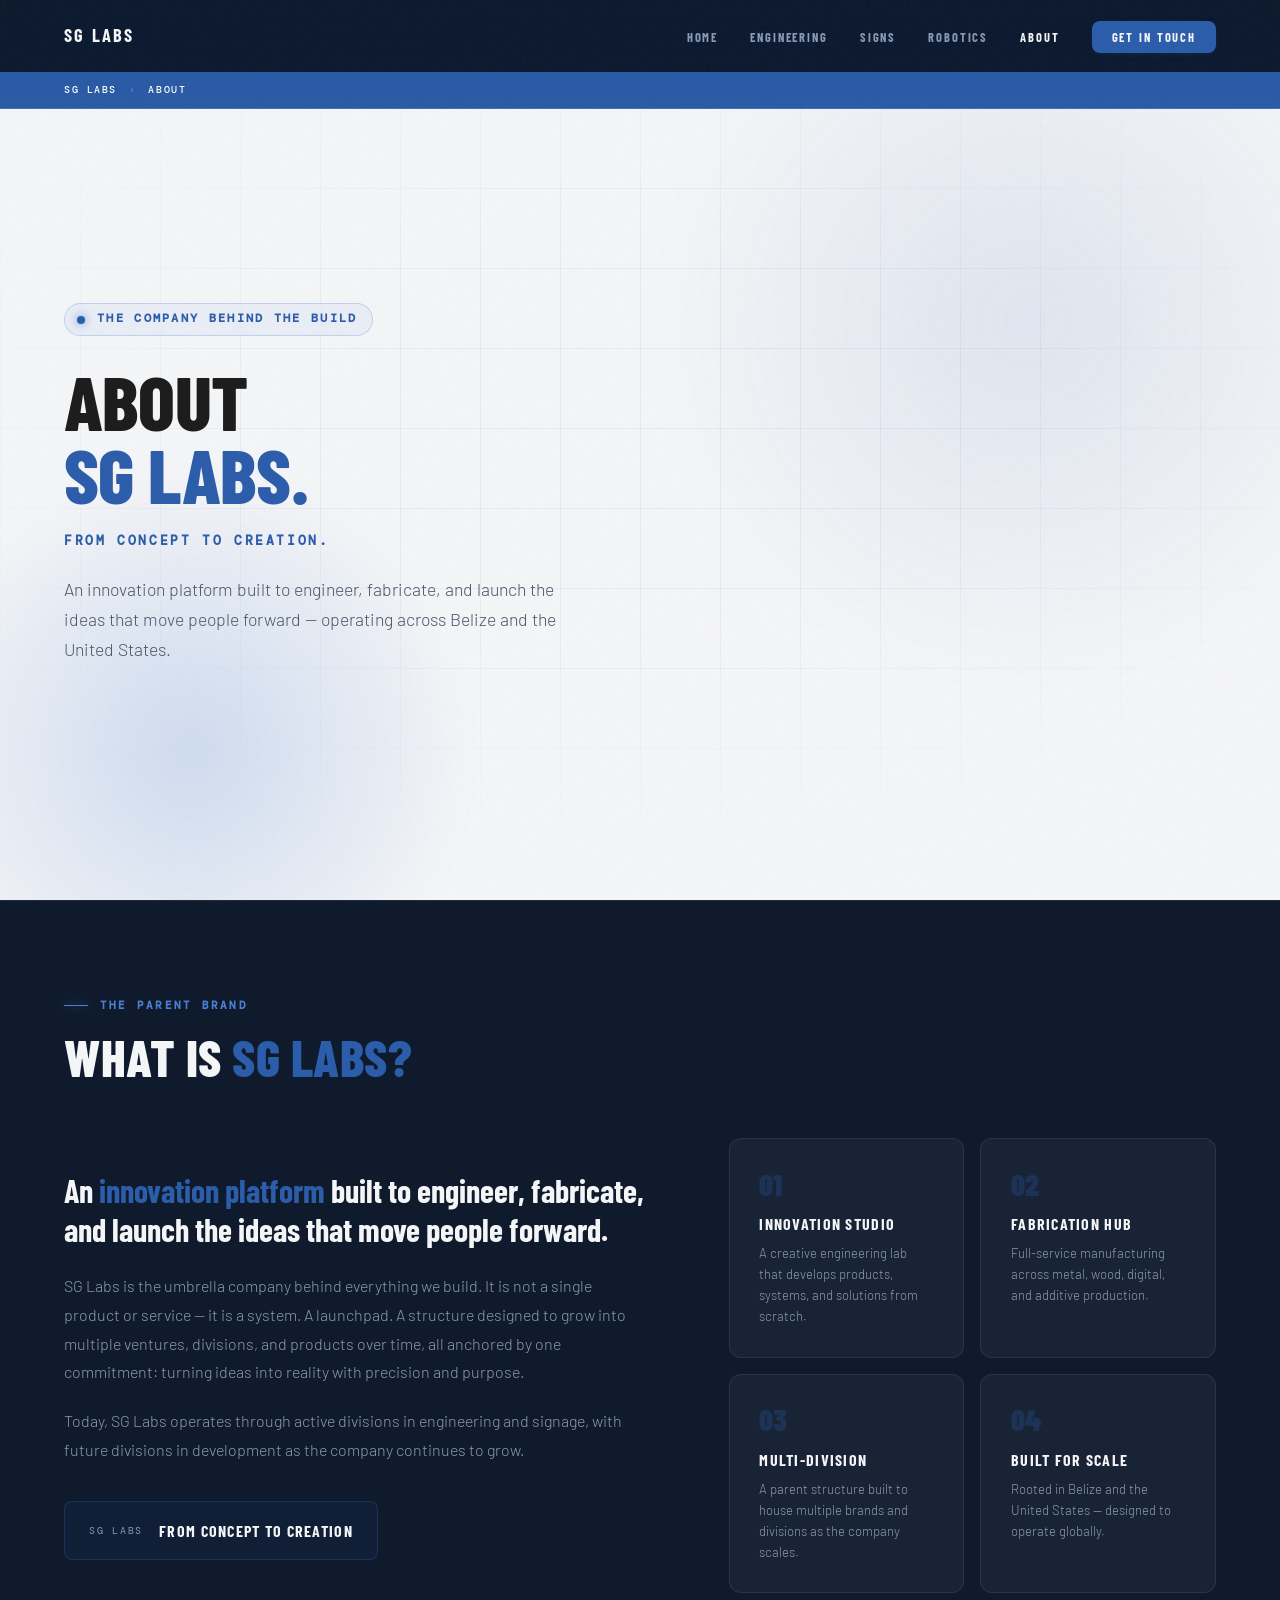
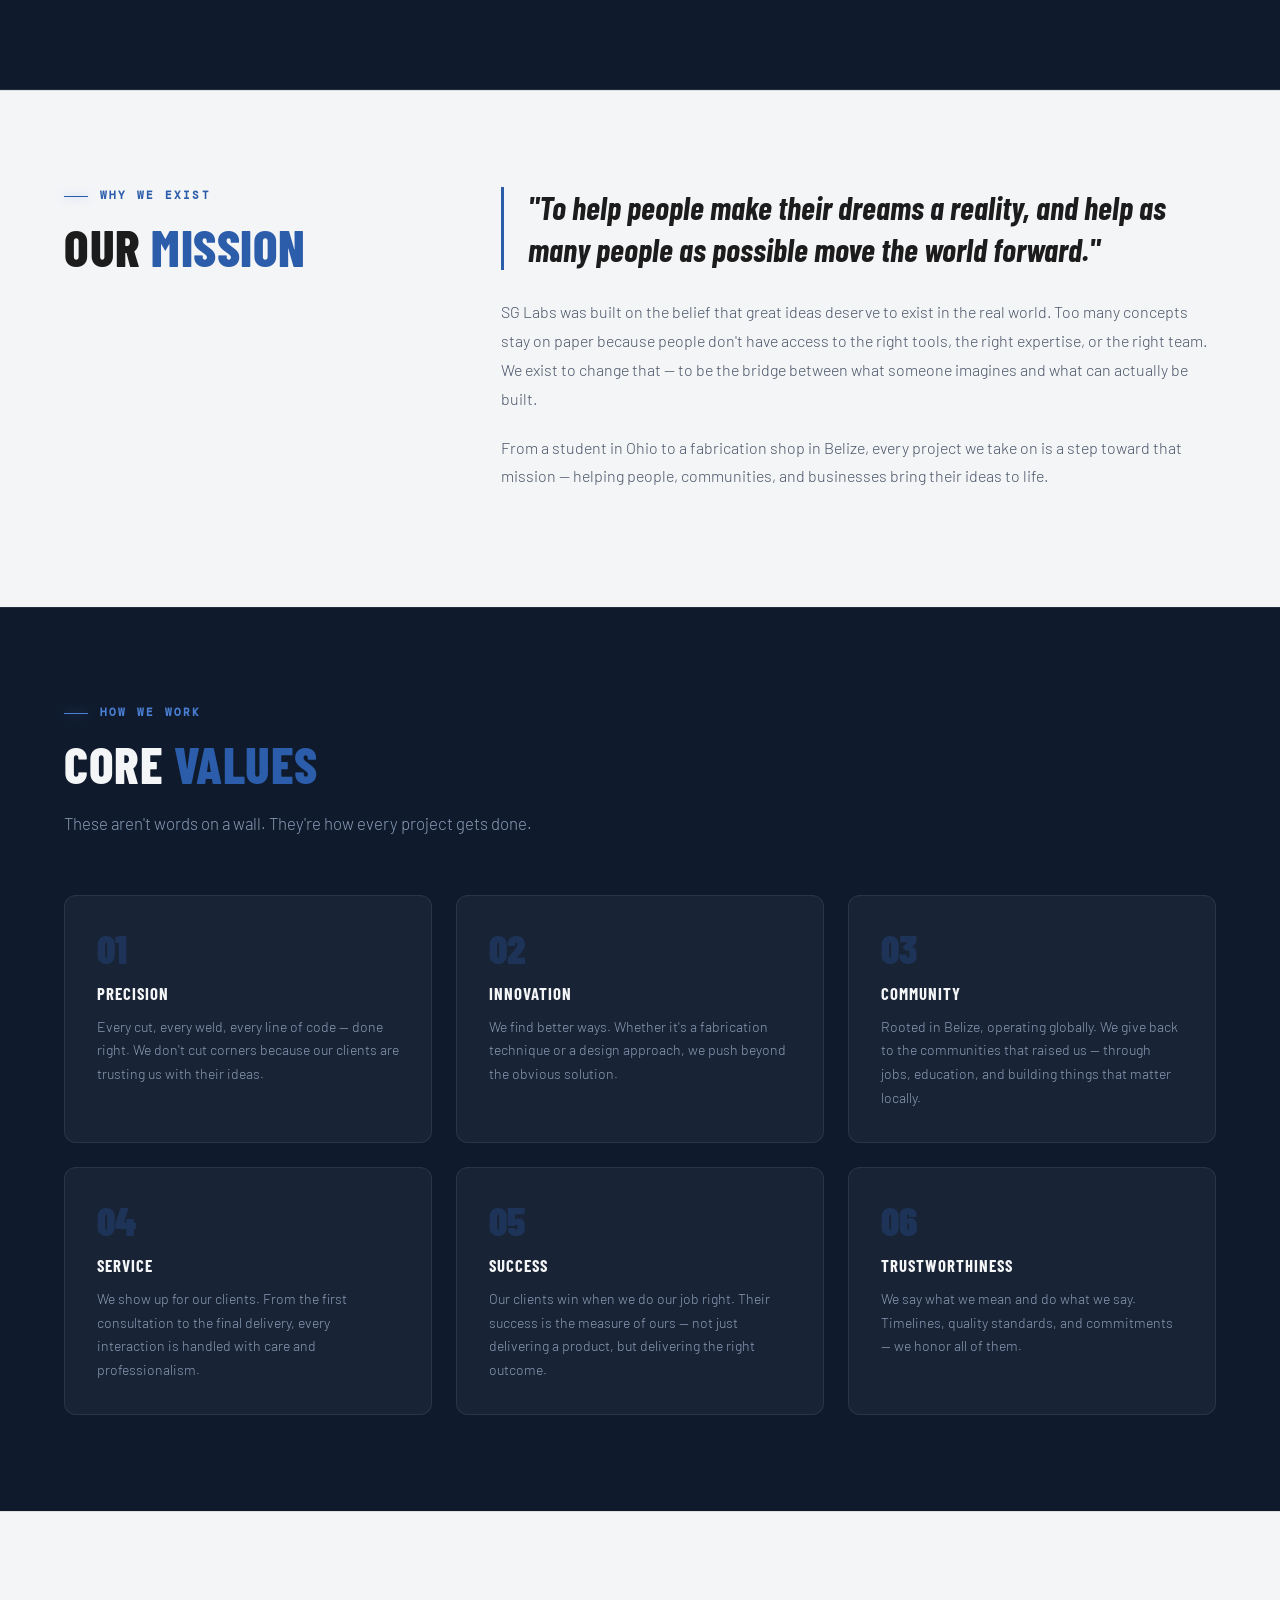
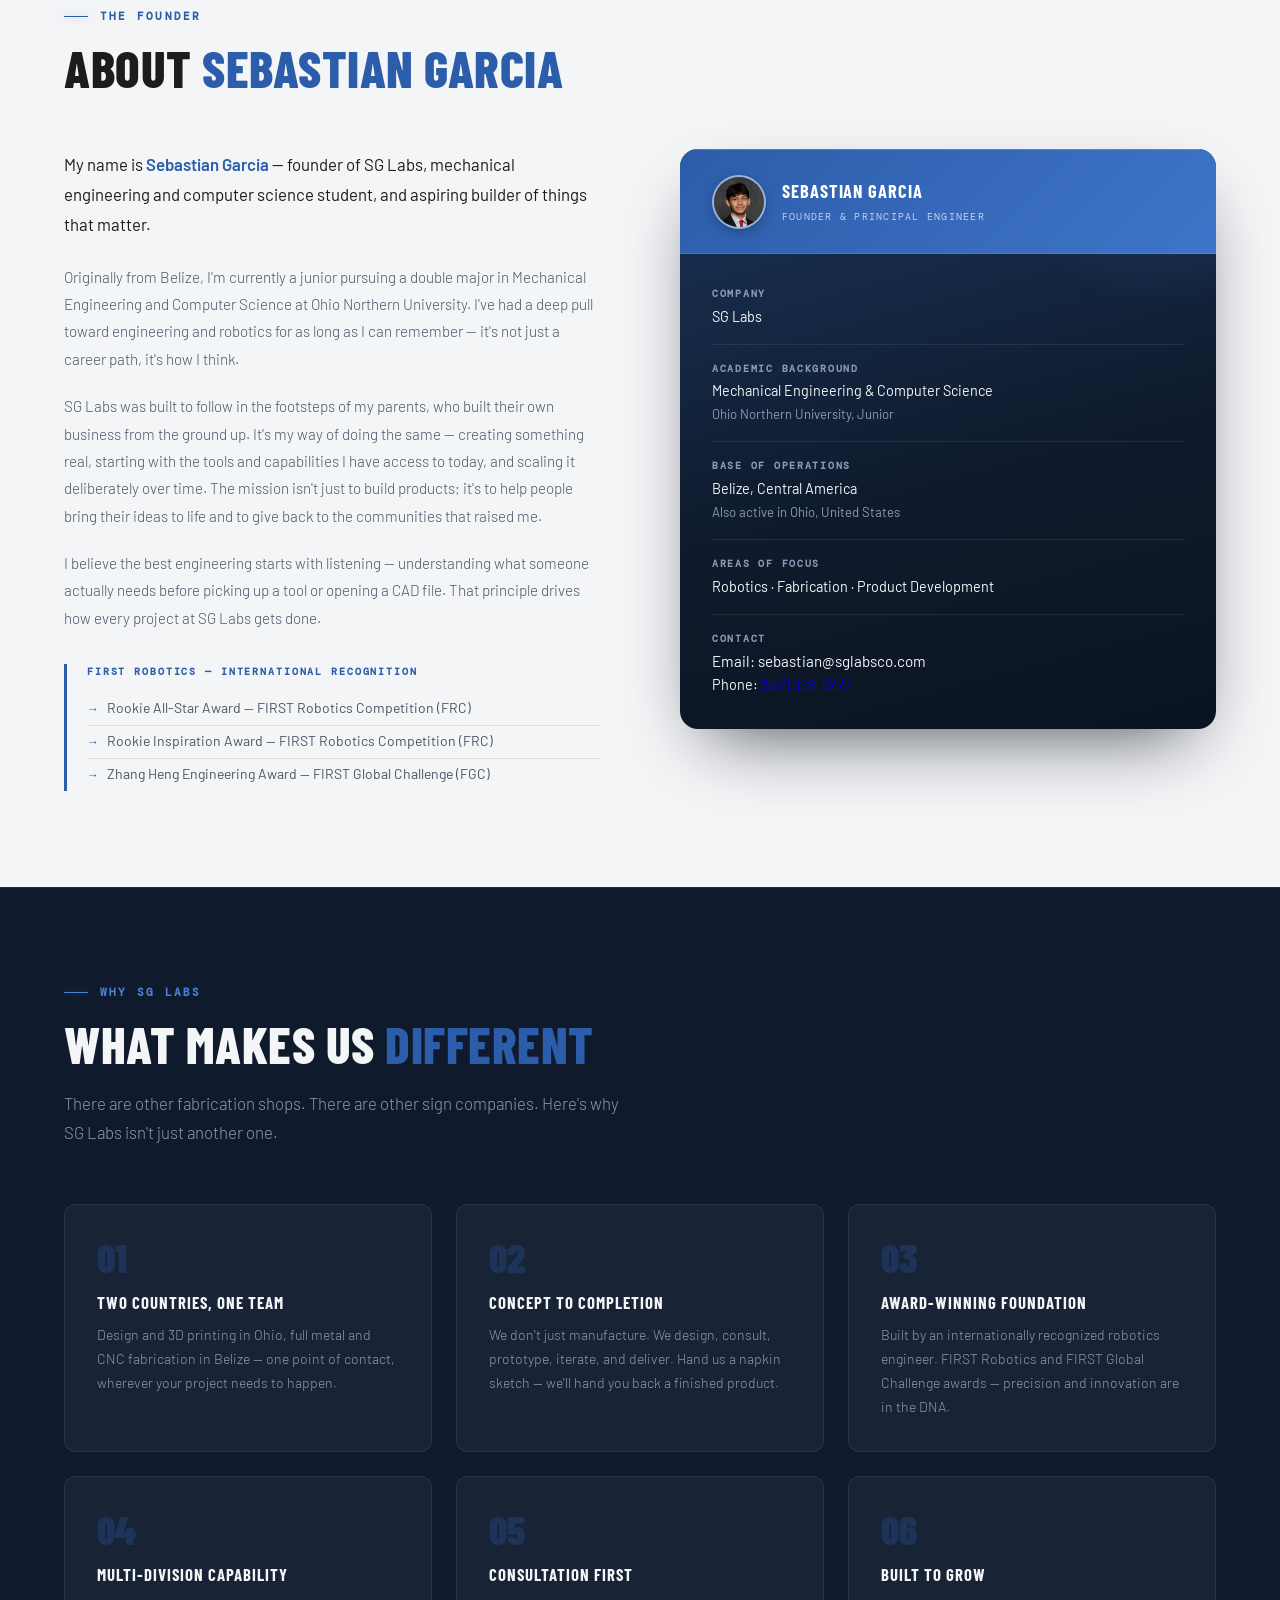
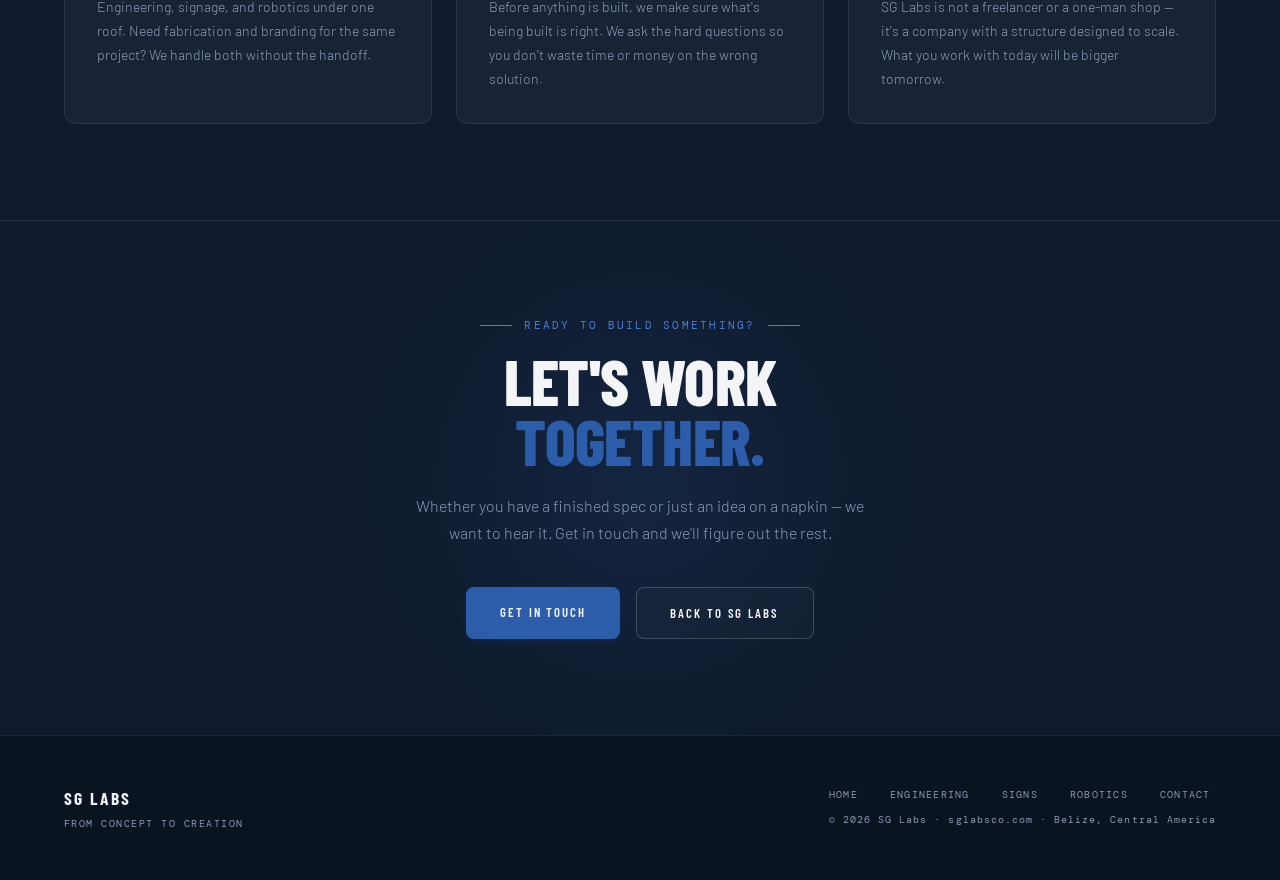
<file: about.html>
<!DOCTYPE html>
<html lang="en">
  <head>
    <meta charset="UTF-8"/>
    <meta name="viewport" content="width=device-width, initial-scale=1.0"/>
    <title>About SG Labs — From Concept to Creation</title>
    <link rel="icon" type="image/x-icon" href="favicon.ico">
    <link rel="preconnect" href="https://fonts.googleapis.com">
    <link rel="preconnect" href="https://fonts.gstatic.com" crossorigin>
    <link href="https://fonts.googleapis.com/css2?family=Barlow+Condensed:wght@300;400;500;600;700;800;900&family=Barlow:ital,wght@0,300;0,400;0,500;0,600;1,300;1,400&family=DM+Mono:wght@300;400;500&display=swap" rel="stylesheet">
    <link rel="stylesheet" href="index.css">
    <link rel="stylesheet" href="about.css">
  </head>

  <body>

    <!-- NAV -->
    <nav>
      <a href="index.html" class="nav-logo">
        <span class="nav-logo-text">SG Labs</span>
      </a>
      <ul class="nav-links">
        <li><a href="index.html">Home</a></li>
        <li><a href="engineering.html">Engineering</a></li>
        <li><a href="signs.html">Signs</a></li>
        <li><a href="robotics.html">Robotics</a></li>
        <li><a href="about.html" style="color:var(--offwhite);">About</a></li>
        <li><a href="contact.html" class="nav-cta">Get in Touch</a></li>
      </ul>
      <button class="burger-btn" id="burgerBtn" aria-label="Open menu">
        <span></span><span></span><span></span>
      </button>
    </nav>

    <!-- BREADCRUMB -->
    <div class="breadcrumb">
      <a href="index.html">SG Labs</a>
      <span class="breadcrumb-sep">›</span>
      <span class="breadcrumb-current">About</span>
    </div>

    <!-- HERO -->
    <section id="about-hero">
      <div class="hero-bg"><div class="hero-accent"></div></div>
      <div class="hero-content">
        <div class="hero-eyebrow">The Company Behind the Build</div>
        <h1 class="hero-headline">
          About<br>
          <span>SG Labs.</span>
        </h1>
        <div class="hero-slogan">From Concept to Creation.</div>
        <p class="hero-sub">An innovation platform built to engineer, fabricate, and launch the ideas that move people forward — operating across Belize and the United States.</p>
      </div>
    </section>

    <!-- WHO WE ARE -->
    <section id="about-who">
      <div>
        <div class="section-eyebrow">The Parent Brand</div>
        <h2 class="section-title">What Is <span>SG Labs?</span></h2>
      </div>
      <div class="brand-grid">
        <div>
          <p class="brand-statement">An <em>innovation platform</em> built to engineer, fabricate, and launch the ideas that move people forward.</p>
          <p class="brand-body">SG Labs is the umbrella company behind everything we build. It is not a single product or service — it is a system. A launchpad. A structure designed to grow into multiple ventures, divisions, and products over time, all anchored by one commitment: turning ideas into reality with precision and purpose.</p>
          <p class="brand-body">Today, SG Labs operates through active divisions in engineering and signage, with future divisions in development as the company continues to grow.</p>
          <div class="brand-slogan-display">
            <span class="slogan-label">SG Labs</span>
            <span class="slogan-text">From Concept to Creation</span>
          </div>
        </div>
        <div class="brand-pillars">
          <div class="pillar">
            <div class="pillar-icon">01</div>
            <div class="pillar-title">Innovation Studio</div>
            <p class="pillar-desc">A creative engineering lab that develops products, systems, and solutions from scratch.</p>
          </div>
          <div class="pillar">
            <div class="pillar-icon">02</div>
            <div class="pillar-title">Fabrication Hub</div>
            <p class="pillar-desc">Full-service manufacturing across metal, wood, digital, and additive production.</p>
          </div>
          <div class="pillar">
            <div class="pillar-icon">03</div>
            <div class="pillar-title">Multi-Division</div>
            <p class="pillar-desc">A parent structure built to house multiple brands and divisions as the company scales.</p>
          </div>
          <div class="pillar">
            <div class="pillar-icon">04</div>
            <div class="pillar-title">Built for Scale</div>
            <p class="pillar-desc">Rooted in Belize and the United States — designed to operate globally.</p>
          </div>
        </div>
      </div>
    </section>

    <!-- MISSION -->
    <section id="about-mission">
      <div class="mission-layout">
        <div>
          <div class="section-eyebrow">Why We Exist</div>
          <h2 class="section-title">Our <span>Mission</span></h2>
        </div>
        <div>
          <p class="mission-statement">"To help people make their dreams a reality, and help as many people as possible move the world forward."</p>
          <p class="mission-body">SG Labs was built on the belief that great ideas deserve to exist in the real world. Too many concepts stay on paper because people don't have access to the right tools, the right expertise, or the right team. We exist to change that — to be the bridge between what someone imagines and what can actually be built.</p>
          <p class="mission-body">From a student in Ohio to a fabrication shop in Belize, every project we take on is a step toward that mission — helping people, communities, and businesses bring their ideas to life.</p>
        </div>
      </div>
    </section>

    <!-- CORE VALUES -->
    <section id="about-values">
      <div>
        <div class="section-eyebrow">How We Work</div>
        <h2 class="section-title">Core <span>Values</span></h2>
        <p class="section-lead">These aren't words on a wall. They're how every project gets done.</p>
      </div>
      <div class="values-grid">
        <div class="value-card">
          <div class="value-number">01</div>
          <div class="value-title">Precision</div>
          <p class="value-desc">Every cut, every weld, every line of code — done right. We don't cut corners because our clients are trusting us with their ideas.</p>
        </div>
        <div class="value-card">
          <div class="value-number">02</div>
          <div class="value-title">Innovation</div>
          <p class="value-desc">We find better ways. Whether it's a fabrication technique or a design approach, we push beyond the obvious solution.</p>
        </div>
        <div class="value-card">
          <div class="value-number">03</div>
          <div class="value-title">Community</div>
          <p class="value-desc">Rooted in Belize, operating globally. We give back to the communities that raised us — through jobs, education, and building things that matter locally.</p>
        </div>
        <div class="value-card">
          <div class="value-number">04</div>
          <div class="value-title">Service</div>
          <p class="value-desc">We show up for our clients. From the first consultation to the final delivery, every interaction is handled with care and professionalism.</p>
        </div>
        <div class="value-card">
          <div class="value-number">05</div>
          <div class="value-title">Success</div>
          <p class="value-desc">Our clients win when we do our job right. Their success is the measure of ours — not just delivering a product, but delivering the right outcome.</p>
        </div>
        <div class="value-card">
          <div class="value-number">06</div>
          <div class="value-title">Trustworthiness</div>
          <p class="value-desc">We say what we mean and do what we say. Timelines, quality standards, and commitments — we honor all of them.</p>
        </div>
      </div>
    </section>

    <!-- FOUNDER -->
    <section id="about-founder">
      <div>
        <div class="section-eyebrow">The Founder</div>
        <h2 class="section-title">About <span>Sebastian Garcia</span></h2>
      </div>
      <div class="about-grid">
        <div>
          <p class="founder-intro">My name is <strong>Sebastian Garcia</strong> — founder of SG Labs, mechanical engineering and computer science student, and aspiring builder of things that matter.</p>
          <p class="founder-body">Originally from Belize, I'm currently a junior pursuing a double major in Mechanical Engineering and Computer Science at Ohio Northern University. I've had a deep pull toward engineering and robotics for as long as I can remember — it's not just a career path, it's how I think.</p>
          <p class="founder-body">SG Labs was built to follow in the footsteps of my parents, who built their own business from the ground up. It's my way of doing the same — creating something real, starting with the tools and capabilities I have access to today, and scaling it deliberately over time. The mission isn't just to build products; it's to help people bring their ideas to life and to give back to the communities that raised me.</p>
          <p class="founder-body">I believe the best engineering starts with listening — understanding what someone actually needs before picking up a tool or opening a CAD file. That principle drives how every project at SG Labs gets done.</p>
          <div class="awards-block">
            <div class="awards-label">FIRST Robotics — International Recognition</div>
            <div class="award-item">Rookie All-Star Award — FIRST Robotics Competition (FRC)</div>
            <div class="award-item">Rookie Inspiration Award — FIRST Robotics Competition (FRC)</div>
            <div class="award-item">Zhang Heng Engineering Award — FIRST Global Challenge (FGC)</div>
          </div>
        </div>
        <div>
          <div class="founder-card">
            <div class="founder-card-header">
              <div class="founder-avatar" style="padding:0;overflow:hidden;border:2px solid rgba(255,255,255,0.4);">
                <img src="founder_headshot.png" class="founder-headshot" alt="Sebastian Garcia">
              </div>
              <div>
                <span class="founder-card-name">Sebastian Garcia</span>
                <span class="founder-card-role">Founder &amp; Principal Engineer</span>
              </div>
            </div>
            <div class="founder-card-body">
              <div class="info-row"><span class="info-label">Company</span><span class="info-value">SG Labs</span></div>
              <div class="info-divider"></div>
              <div class="info-row">
                <span class="info-label">Academic Background</span>
                <span class="info-value">Mechanical Engineering &amp; Computer Science<br><span style="color:var(--muted);font-size:0.82rem;">Ohio Northern University, Junior</span></span>
              </div>
              <div class="info-divider"></div>
              <div class="info-row">
                <span class="info-label">Base of Operations</span>
                <span class="info-value">Belize, Central America<br><span style="color:var(--muted);font-size:0.82rem;">Also active in Ohio, United States</span></span>
              </div>
              <div class="info-divider"></div>
              <div class="info-row"><span class="info-label">Areas of Focus</span><span class="info-value">Robotics · Fabrication · Product Development</span></div>
              <div class="info-divider"></div>
              <div class="info-row">
                <span class="info-label">Contact</span>
                <span class="info-value">
                  <span class="founder-email">
                    Email: <a id="founder-email-link" href="#"></a>
                  </span>
                  <span><br>Phone: <a href="tel:+15673286272">(567) 328-6272</a></span>
                </span>
              </div>
            </div>
          </div>
        </div>
      </div>
    </section>

    <!-- DIFFERENTIATORS -->
    <section id="about-diff">
      <div>
        <div class="section-eyebrow">Why SG Labs</div>
        <h2 class="section-title">What Makes Us <span>Different</span></h2>
        <p class="section-lead">There are other fabrication shops. There are other sign companies. Here's why SG Labs isn't just another one.</p>
      </div>
      <div class="diff-grid">
        <div class="about-diff-card">
          <div class="diff-number">01</div>
          <div class="diff-title">Two Countries, One Team</div>
          <p class="diff-desc">Design and 3D printing in Ohio, full metal and CNC fabrication in Belize — one point of contact, wherever your project needs to happen.</p>
        </div>
        <div class="about-diff-card">
          <div class="diff-number">02</div>
          <div class="diff-title">Concept to Completion</div>
          <p class="diff-desc">We don't just manufacture. We design, consult, prototype, iterate, and deliver. Hand us a napkin sketch — we'll hand you back a finished product.</p>
        </div>
        <div class="about-diff-card">
          <div class="diff-number">03</div>
          <div class="diff-title">Award-Winning Foundation</div>
          <p class="diff-desc">Built by an internationally recognized robotics engineer. FIRST Robotics and FIRST Global Challenge awards — precision and innovation are in the DNA.</p>
        </div>
        <div class="about-diff-card">
          <div class="diff-number">04</div>
          <div class="diff-title">Multi-Division Capability</div>
          <p class="diff-desc">Engineering, signage, and robotics under one roof. Need fabrication and branding for the same project? We handle both without the handoff.</p>
        </div>
        <div class="about-diff-card">
          <div class="diff-number">05</div>
          <div class="diff-title">Consultation First</div>
          <p class="diff-desc">Before anything is built, we make sure what's being built is right. We ask the hard questions so you don't waste time or money on the wrong solution.</p>
        </div>
        <div class="about-diff-card">
          <div class="diff-number">06</div>
          <div class="diff-title">Built to Grow</div>
          <p class="diff-desc">SG Labs is not a freelancer or a one-man shop — it's a company with a structure designed to scale. What you work with today will be bigger tomorrow.</p>
        </div>
      </div>
    </section>

    <!-- CTA -->
    <section id="about-cta">
      <div class="about-cta-eyebrow">Ready to Build Something?</div>
      <h2 class="about-cta-headline">Let's Work<br><span>Together.</span></h2>
      <p class="about-cta-sub">Whether you have a finished spec or just an idea on a napkin — we want to hear it. Get in touch and we'll figure out the rest.</p>
      <div class="about-cta-actions">
        <a href="contact.html" class="btn-primary">Get in Touch</a>
        <a href="index.html" class="btn-ghost">Back to SG Labs</a>
      </div>
    </section>

    <!-- FOOTER -->
    <footer>
      <div>
        <div class="footer-logo-text">SG Labs</div>
        <div class="footer-tagline">From Concept to Creation</div>
      </div>
      <div class="footer-right">
        <div class="footer-links">
          <a href="index.html">Home</a>
          <a href="engineering.html">Engineering</a>
          <a href="signs.html">Signs</a>
          <a href="robotics.html">Robotics</a>
          <a href="contact.html">Contact</a>
        </div>
        <div>© 2026 SG Labs · sglabsco.com · Belize, Central America</div>
      </div>
    </footer>

    <script>
      const founderEmail = "sebastian" + "@" + "sglabsco.com";
      const founderLink = document.getElementById("founder-email-link");
      if (founderLink) {
        founderLink.href = "mailto:" + founderEmail;
        founderLink.textContent = founderEmail;
      }
    </script>


    <!-- MOBILE DRAWER -->
    <div class="mobile-drawer" id="mobileDrawer">
      <div class="mobile-drawer-panel">
        <div class="mobile-drawer-header">
          <button class="mobile-drawer-close" id="drawerClose" aria-label="Close menu">
            <svg viewBox="0 0 14 14" xmlns="http://www.w3.org/2000/svg">
              <line x1="1" y1="1" x2="13" y2="13"/>
              <line x1="13" y1="1" x2="1" y2="13"/>
            </svg>
          </button>
        </div>
        <nav class="mobile-drawer-nav">
          <a href="index.html">Home</a>
          <a href="engineering.html">Engineering</a>
          <a href="signs.html">Signs</a>
          <a href="robotics.html">Robotics</a>
          <a href="about.html">About</a>
          <a href="contact.html" class="mob-cta">Get in Touch</a>
        </nav>
        <div class="mobile-drawer-foot">SG Labs &middot; sglabsco.com</div>
      </div>
    </div>

    <script>
      var burgerBtn = document.getElementById('burgerBtn');
      var drawer    = document.getElementById('mobileDrawer');
      var closeBtn  = document.getElementById('drawerClose');

      function openDrawer() {
        var scrollY = window.scrollY;
        document.body.style.position = 'fixed';
        document.body.style.top      = '-' + scrollY + 'px';
        document.body.style.width    = '100%';
        document.body.dataset.scrollY = scrollY;
        burgerBtn.classList.add('open');
        drawer.classList.add('open');
      }

      function closeDrawer() {
        var savedY = parseInt(document.body.dataset.scrollY || '0');
        // Restore scroll BEFORE unfixing body to prevent visible jump
        document.body.style.top = '';
        document.body.style.position = '';
        document.body.style.width = '';
        window.scrollTo({ top: savedY, behavior: 'instant' });
        burgerBtn.classList.remove('open');
        drawer.classList.remove('open');
      }

      burgerBtn.addEventListener('click', openDrawer);
      closeBtn.addEventListener('click', closeDrawer);
      drawer.addEventListener('click', function(e) {
        if (e.target === drawer) closeDrawer();
      });
      drawer.querySelectorAll('.mobile-drawer-nav a').forEach(function(link) {
        link.addEventListener('click', closeDrawer);
      });

      // Nav: darken on scroll (match homepage)
      var navEl = document.querySelector('nav');
      function onNavScroll() { if (navEl) navEl.classList.toggle('scrolled', window.scrollY > 12); }
      window.addEventListener('scroll', onNavScroll, { passive: true });
      onNavScroll();
    </script>

  </body>
</html>
</file>
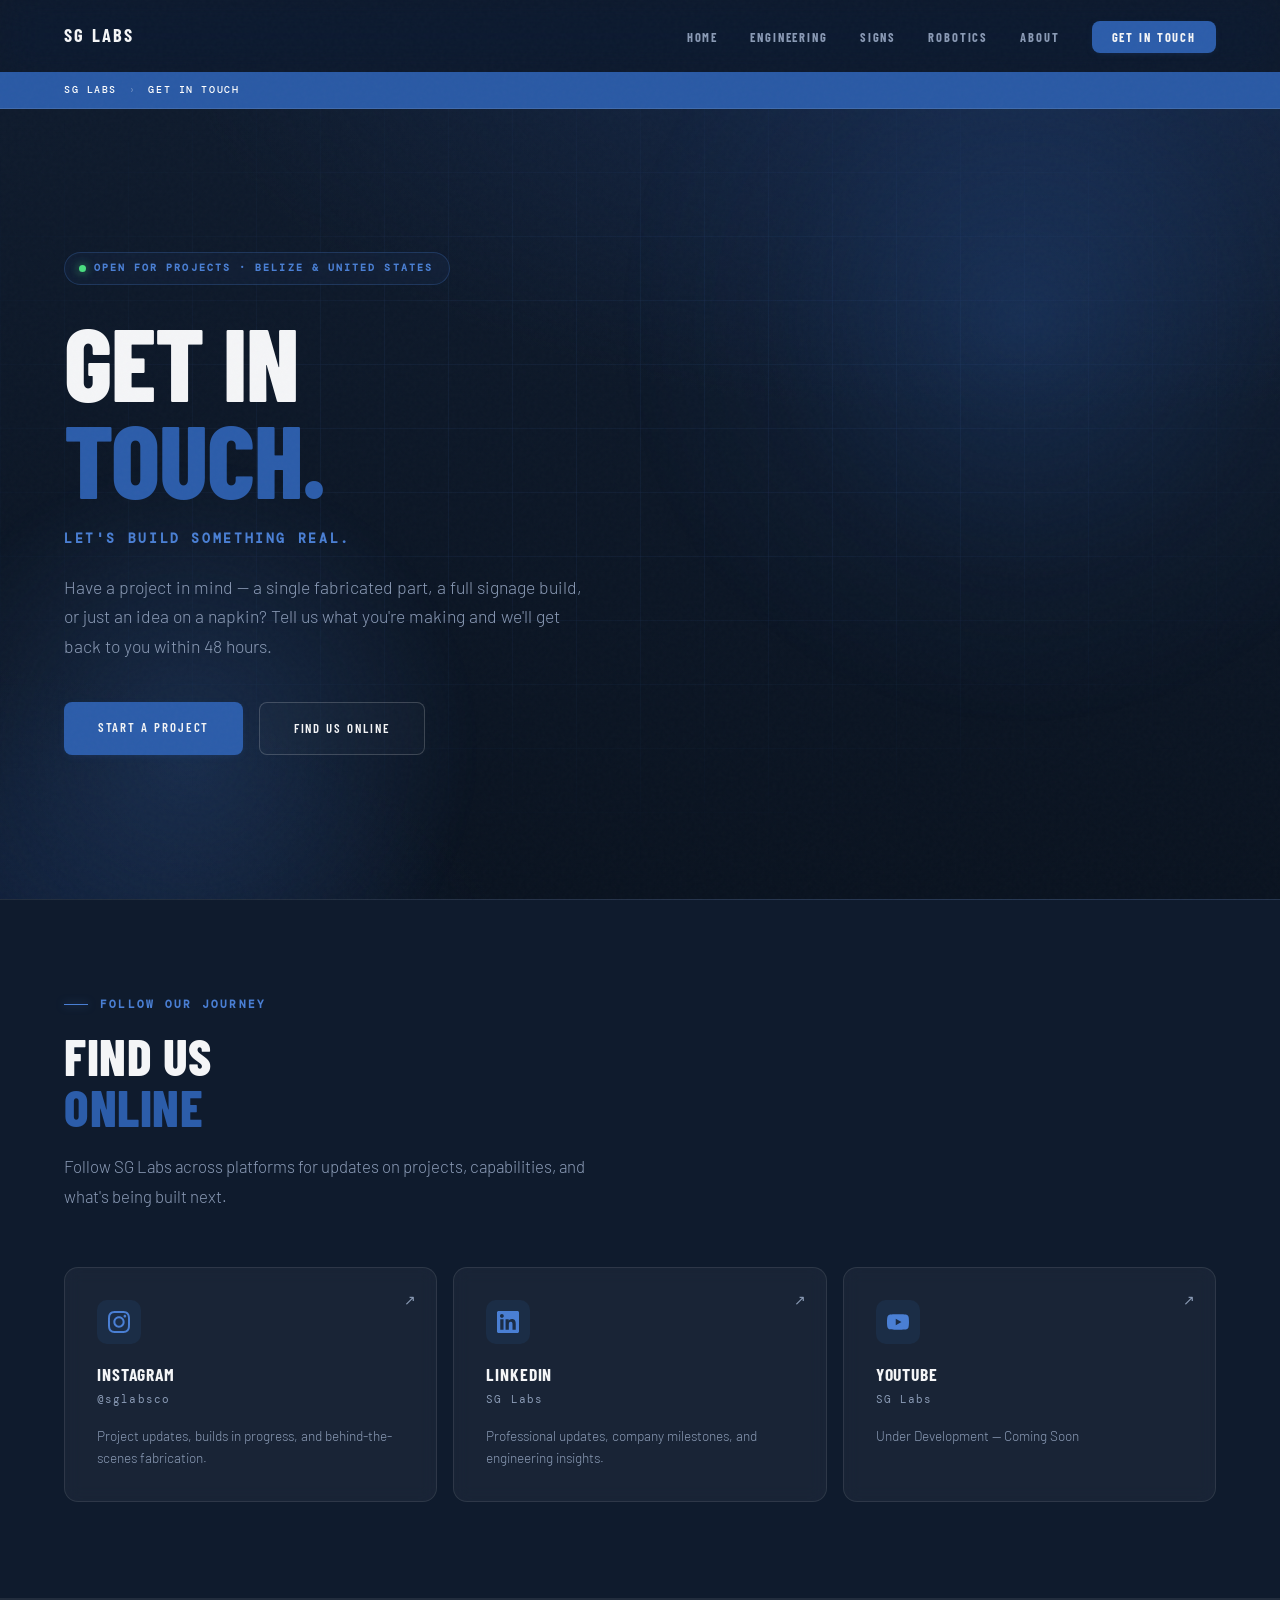
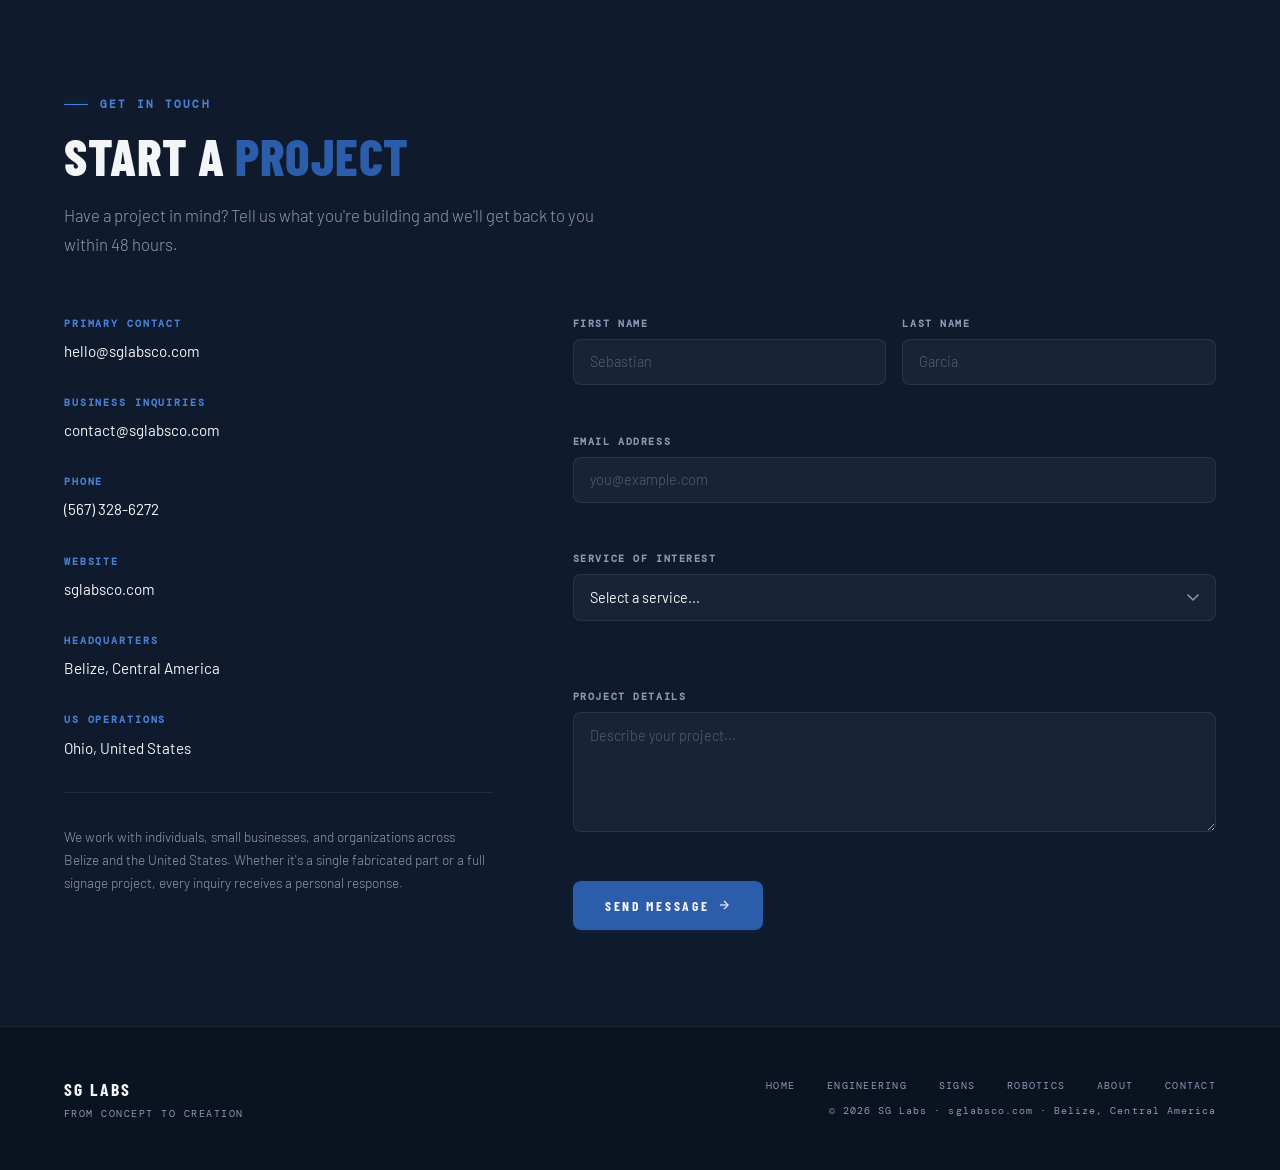
<file: contact.html>
<!DOCTYPE html>
<html lang="en">
  <head>
    <meta charset="UTF-8"/>
    <meta name="viewport" content="width=device-width, initial-scale=1.0"/>
    <title>Contact SG Labs — Get in Touch</title>
    <link rel="icon" type="image/x-icon" href="favicon.ico">
    <link rel="preconnect" href="https://fonts.googleapis.com">
    <link rel="preconnect" href="https://fonts.gstatic.com" crossorigin>
    <link href="https://fonts.googleapis.com/css2?family=Barlow+Condensed:wght@300;400;500;600;700;800;900&family=Barlow:ital,wght@0,300;0,400;0,500;0,600;1,300;1,400&family=DM+Mono:wght@300;400;500&display=swap" rel="stylesheet">
    <link rel="stylesheet" href="index.css">
    <link rel="stylesheet" href="contact.css">
  </head>

  <body>

    <!-- NAV -->
    <nav>
      <a href="index.html" class="nav-logo">
        <span class="nav-logo-text">SG Labs</span>
      </a>
      <ul class="nav-links">
        <li><a href="index.html">Home</a></li>
        <li><a href="engineering.html">Engineering</a></li>
        <li><a href="signs.html">Signs</a></li>
        <li><a href="robotics.html">Robotics</a></li>
        <li><a href="about.html">About</a></li>
        <li><a href="contact.html" class="nav-cta">Get in Touch</a></li>
      </ul>
      <button class="burger-btn" id="burgerBtn" aria-label="Open menu">
        <span></span><span></span><span></span>
      </button>
    </nav>

    <!-- BREADCRUMB -->
    <div class="breadcrumb">
      <a href="index.html">SG Labs</a>
      <span class="breadcrumb-sep">›</span>
      <span class="breadcrumb-current">Get in Touch</span>
    </div>

    <!-- HERO -->
    <section id="contact-hero">
      <div class="hero-bg"><div class="hero-accent"></div></div>
      <div class="hero-content">
        <div class="contact-status"><span class="status-dot active"></span>Open for Projects · Belize &amp; United States</div>
        <h1 class="hero-headline">Get in<br><span>Touch.</span></h1>
        <div class="hero-slogan">Let's Build Something Real.</div>
        <p class="hero-sub">Have a project in mind — a single fabricated part, a full signage build, or just an idea on a napkin? Tell us what you're making and we'll get back to you within 48 hours.</p>
        <div class="hero-actions">
          <a href="#contact-form-section" class="btn-primary">Start a Project</a>
          <a href="#contact-social" class="btn-ghost">Find Us Online</a>
        </div>
      </div>
    </section>

    <!-- SOCIAL -->
    <section id="contact-social">
      <div>
        <div class="section-eyebrow">Follow Our Journey</div>
        <h2 class="section-title">Find Us<br><span>Online</span></h2>
        <p class="section-lead">Follow SG Labs across platforms for updates on projects, capabilities, and what's being built next.</p>
      </div>
      <div class="social-grid">
        <a href="https://www.instagram.com/sglabsco/" class="social-card" target="_blank" rel="noopener">
          <div class="social-icon">
            <svg viewBox="0 0 24 24"><path d="M12 2.163c3.204 0 3.584.012 4.85.07 3.252.148 4.771 1.691 4.919 4.919.058 1.265.069 1.645.069 4.849 0 3.205-.012 3.584-.069 4.849-.149 3.225-1.664 4.771-4.919 4.919-1.266.058-1.644.07-4.85.07-3.204 0-3.584-.012-4.849-.07-3.26-.149-4.771-1.699-4.919-4.92-.058-1.265-.07-1.644-.07-4.849 0-3.204.013-3.583.07-4.849.149-3.227 1.664-4.771 4.919-4.919 1.266-.057 1.645-.069 4.849-.069zm0-2.163c-3.259 0-3.667.014-4.947.072-4.358.2-6.78 2.618-6.98 6.98-.059 1.281-.073 1.689-.073 4.948 0 3.259.014 3.668.072 4.948.2 4.358 2.618 6.78 6.98 6.98 1.281.058 1.689.072 4.948.072 3.259 0 3.668-.014 4.948-.072 4.354-.2 6.782-2.618 6.979-6.98.059-1.28.073-1.689.073-4.948 0-3.259-.014-3.667-.072-4.947-.196-4.354-2.617-6.78-6.979-6.98-1.281-.059-1.69-.073-4.949-.073zm0 5.838c-3.403 0-6.162 2.759-6.162 6.162s2.759 6.163 6.162 6.163 6.162-2.759 6.162-6.163c0-3.403-2.759-6.162-6.162-6.162zm0 10.162c-2.209 0-4-1.79-4-4 0-2.209 1.791-4 4-4s4 1.791 4 4c0 2.21-1.791 4-4 4zm6.406-11.845c-.796 0-1.441.645-1.441 1.44s.645 1.44 1.441 1.44c.795 0 1.439-.645 1.439-1.44s-.644-1.44-1.439-1.44z"/></svg>
          </div>
          <div>
            <div class="social-platform">Instagram</div>
            <div class="social-handle">@sglabsco</div>
          </div>
          <p class="social-desc">Project updates, builds in progress, and behind-the-scenes fabrication.</p>
        </a>
        <a href="https://www.linkedin.com/company/sglabsco" class="social-card" target="_blank" rel="noopener">
          <div class="social-icon">
            <svg viewBox="0 0 24 24"><path d="M20.447 20.452h-3.554v-5.569c0-1.328-.027-3.037-1.852-3.037-1.853 0-2.136 1.445-2.136 2.939v5.667H9.351V9h3.414v1.561h.046c.477-.9 1.637-1.85 3.37-1.85 3.601 0 4.267 2.37 4.267 5.455v6.286zM5.337 7.433c-1.144 0-2.063-.926-2.063-2.065 0-1.138.92-2.063 2.063-2.063 1.14 0 2.064.925 2.064 2.063 0 1.139-.925 2.065-2.064 2.065zm1.782 13.019H3.555V9h3.564v11.452zM22.225 0H1.771C.792 0 0 .774 0 1.729v20.542C0 23.227.792 24 1.771 24h20.451C23.2 24 24 23.227 24 22.271V1.729C24 .774 23.2 0 22.222 0h.003z"/></svg>
          </div>
          <div>
            <div class="social-platform">LinkedIn</div>
            <div class="social-handle">SG Labs</div>
          </div>
          <p class="social-desc">Professional updates, company milestones, and engineering insights.</p>
        </a>
        <div class="social-card">
          <div class="social-icon">
            <svg viewBox="0 0 24 24"><path d="M23.498 6.186a3.016 3.016 0 0 0-2.122-2.136C19.505 3.545 12 3.545 12 3.545s-7.505 0-9.377.505A3.017 3.017 0 0 0 .502 6.186C0 8.07 0 12 0 12s0 3.93.502 5.814a3.016 3.016 0 0 0 2.122 2.136c1.871.505 9.376.505 9.376.505s7.505 0 9.377-.505a3.015 3.015 0 0 0 2.122-2.136C24 15.93 24 12 24 12s0-3.93-.502-5.814zM9.545 15.568V8.432L15.818 12l-6.273 3.568z"/></svg>
          </div>
          <div>
            <div class="social-platform">YouTube</div>
            <div class="social-handle">SG Labs</div>
          </div>
          <p class="social-desc">Under Development — Coming Soon</p>
        </div>
      </div>
    </section>

    <!-- CONTACT FORM -->
    <section id="contact-form-section">
      <div>
        <div class="section-eyebrow">Get In Touch</div>
        <h2 class="section-title">Start a <span>Project</span></h2>
        <p class="section-lead">Have a project in mind? Tell us what you're building and we'll get back to you within 48 hours.</p>
      </div>
      <div class="contact-layout">
        <div>
          <div class="contact-detail">
            <div class="contact-detail-label">Primary Contact</div>
            <div class="contact-detail-value"><a id="hello-email-link" href="#"></a></div>
          </div>
          <div class="contact-detail">
            <div class="contact-detail-label">Business Inquiries</div>
            <div class="contact-detail-value"><a id="contact-email-link" href="#"></a></div>
          </div>
          <div class="contact-detail">
            <div class="contact-detail-label">Phone</div>
            <div class="contact-detail-value"><a href="tel:+15673286272">(567) 328-6272</a></div>
          </div>
          <div class="contact-detail">
            <div class="contact-detail-label">Website</div>
            <div class="contact-detail-value"><a href="https://sglabsco.com" target="_blank">sglabsco.com</a></div>
          </div>
          <div class="contact-detail">
            <div class="contact-detail-label">Headquarters</div>
            <div class="contact-detail-value">Belize, Central America</div>
          </div>
          <div class="contact-detail">
            <div class="contact-detail-label">US Operations</div>
            <div class="contact-detail-value">Ohio, United States</div>
          </div>
          <p class="contact-note">We work with individuals, small businesses, and organizations across Belize and the United States. Whether it's a single fabricated part or a full signage project, every inquiry receives a personal response.</p>
        </div>
        <div>
          <form class="contact-form" id="contactForm" name="Contact Form" method="POST" data-netlify="true" onsubmit="return false;">
            <input type="hidden" name="form-name" value="Contact Form" />
            <div class="form-row">
              <div class="form-group">
                <label for="fname">First Name</label>
                <input type="text" id="fname" name="fname" placeholder="Sebastian" />
                <span class="field-error" id="err-fname"><svg viewBox="0 0 24 24"><path d="M12 2C6.48 2 2 6.48 2 12s4.48 10 10 10 10-4.48 10-10S17.52 2 12 2zm1 15h-2v-2h2v2zm0-4h-2V7h2v6z"/></svg>First name is required</span>
              </div>
              <div class="form-group">
                <label for="lname">Last Name</label>
                <input type="text" id="lname" name="lname" placeholder="Garcia" />
                <span class="field-error" id="err-lname"><svg viewBox="0 0 24 24"><path d="M12 2C6.48 2 2 6.48 2 12s4.48 10 10 10 10-4.48 10-10S17.52 2 12 2zm1 15h-2v-2h2v2zm0-4h-2V7h2v6z"/></svg>Last name is required</span>
              </div>
            </div>
            <div class="form-group">
              <label for="email">Email Address</label>
              <input type="email" id="email" name="email" placeholder="you@example.com" />
              <span class="field-error" id="err-email"><svg viewBox="0 0 24 24"><path d="M12 2C6.48 2 2 6.48 2 12s4.48 10 10 10 10-4.48 10-10S17.52 2 12 2zm1 15h-2v-2h2v2zm0-4h-2V7h2v6z"/></svg>A valid email is required</span>
            </div>
            <div class="form-group">
              <label for="service">Service of Interest</label>
              <select id="service" name="service" onchange="handleServiceChange(this)">
                <option value="" disabled selected>Select a service...</option>
                <option value="3d-printing">3D Printing — SG Engineering (US)</option>
                <option value="metal-fab">Metal Fabrication — SG Engineering (Belize)</option>
                <option value="cnc">CNC / Laser / Engraving — SG Engineering (Belize)</option>
                <option value="print-signage">Print &amp; Signage — SG Signs (Belize)</option>
                <option value="consulting">Design Consultation</option>
                <option value="other">Other / Not Sure Yet</option>
              </select>
              <span class="field-error" id="err-service"><svg viewBox="0 0 24 24"><path d="M12 2C6.48 2 2 6.48 2 12s4.48 10 10 10 10-4.48 10-10S17.52 2 12 2zm1 15h-2v-2h2v2zm0-4h-2V7h2v6z"/></svg>Please select a service</span>
            </div>
            <div id="otherServiceWrap" style="overflow:hidden; max-height:0; opacity:0; transition: max-height 0.4s ease, opacity 0.4s ease, margin 0.4s ease; margin-top:0;">
              <div class="form-group">
                <label for="otherService">Tell us what you need</label>
                <input type="text" id="otherService" name="otherService" placeholder="Describe your interest or project type..." />
              </div>
            </div>
            <div class="form-group">
              <label for="message">Project Details</label>
              <textarea id="message" name="message" placeholder="Describe your project..."></textarea>
              <span class="field-error" id="err-message"><svg viewBox="0 0 24 24"><path d="M12 2C6.48 2 2 6.48 2 12s4.48 10 10 10 10-4.48 10-10S17.52 2 12 2zm1 15h-2v-2h2v2zm0-4h-2V7h2v6z"/></svg>Project details are required</span>
            </div>
            <button class="form-submit" onclick="handleSubmit()">
              Send Message
              <svg viewBox="0 0 24 24"><line x1="5" y1="12" x2="19" y2="12"/><polyline points="12 5 19 12 12 19"/></svg>
            </button>
          </form>
          <div class="form-success" id="formSuccess">
            <div class="success-icon"><svg viewBox="0 0 24 24"><polyline points="20 6 9 17 4 12"/></svg></div>
            <div class="success-title">Message Received</div>
            <p class="success-msg">Thank you for reaching out. We'll be in touch within 48 hours.</p>
          </div>
        </div>
      </div>
    </section>

    <!-- FOOTER -->
    <footer>
      <div>
        <div class="footer-logo-text">SG Labs</div>
        <div class="footer-tagline">From Concept to Creation</div>
      </div>
      <div class="footer-right">
        <div class="footer-links">
          <a href="index.html">Home</a>
          <a href="engineering.html">Engineering</a>
          <a href="signs.html">Signs</a>
          <a href="robotics.html">Robotics</a>
          <a href="about.html">About</a>
          <a href="contact.html">Contact</a>
        </div>
        <div>© 2026 SG Labs · sglabsco.com · Belize, Central America</div>
      </div>
    </footer>

    <script>
      const helloEmail = "hello" + "@" + "sglabsco.com";
      const contactEmail = "contact" + "@" + "sglabsco.com";

      const helloLink = document.getElementById("hello-email-link");
      if (helloLink) { helloLink.href = "mailto:" + helloEmail; helloLink.textContent = helloEmail; }

      const contactLink = document.getElementById("contact-email-link");
      if (contactLink) { contactLink.href = "mailto:" + contactEmail; contactLink.textContent = contactEmail; }

      function handleServiceChange(sel) {
        const wrap = document.getElementById('otherServiceWrap');
        if (sel.value === 'other') {
          wrap.style.maxHeight = '100px';
          wrap.style.opacity = '1';
        } else {
          wrap.style.maxHeight = '0';
          wrap.style.opacity = '0';
          document.getElementById('otherService').value = '';
        }
      }

      function clearErrors() {
        ['fname','lname','email','service','message'].forEach(id => {
          const el = document.getElementById(id);
          const err = document.getElementById('err-' + id);
          if (el) el.classList.remove('invalid');
          if (err) err.classList.remove('visible');
        });
      }

      function handleSubmit() {
        clearErrors();
        const fields = [
          { id: 'fname', check: v => v.trim() !== '' },
          { id: 'lname', check: v => v.trim() !== '' },
          { id: 'email', check: v => /^[^@]+@[^@]+\.[^@]+$/.test(v.trim()) },
          { id: 'service', check: v => v !== '' },
          { id: 'message', check: v => v.trim() !== '' }
        ];

        let valid = true;
        fields.forEach(f => {
          const el = document.getElementById(f.id);
          const err = document.getElementById('err-' + f.id);
          if (!el) return;
          if (!f.check(el.value)) {
            el.classList.add('invalid');
            if (err) err.classList.add('visible');
            valid = false;
          }
        });

        if (!valid) return;

        const form = document.getElementById('contactForm');
        const formData = new FormData(form);

        fetch('/contact.html', {
          method: 'POST',
          headers: { 'Content-Type': 'application/x-www-form-urlencoded' },
          body: new URLSearchParams(formData).toString()
        })
        .then(() => {
          form.style.display = 'none';
          document.getElementById('formSuccess').classList.add('visible');
        })
        .catch(() => alert('Something went wrong. Please try again.'));
      }

      ['fname','lname','email','service','message'].forEach(id => {
        const el = document.getElementById(id);
        if (el) el.addEventListener('input', () => {
          el.classList.remove('invalid');
          const err = document.getElementById('err-' + id);
          if (err) err.classList.remove('visible');
        });
      });
    </script>


    <!-- MOBILE DRAWER -->
    <div class="mobile-drawer" id="mobileDrawer">
      <div class="mobile-drawer-panel">
        <div class="mobile-drawer-header">
          <button class="mobile-drawer-close" id="drawerClose" aria-label="Close menu">
            <svg viewBox="0 0 14 14" xmlns="http://www.w3.org/2000/svg">
              <line x1="1" y1="1" x2="13" y2="13"/>
              <line x1="13" y1="1" x2="1" y2="13"/>
            </svg>
          </button>
        </div>
        <nav class="mobile-drawer-nav">
          <a href="index.html">Home</a>
          <a href="engineering.html">Engineering</a>
          <a href="signs.html">Signs</a>
          <a href="robotics.html">Robotics</a>
          <a href="about.html">About</a>
          <a href="contact.html" class="mob-cta">Get in Touch</a>
        </nav>
        <div class="mobile-drawer-foot">SG Labs &middot; sglabsco.com</div>
      </div>
    </div>

    <script>
      var burgerBtn = document.getElementById('burgerBtn');
      var drawer    = document.getElementById('mobileDrawer');
      var closeBtn  = document.getElementById('drawerClose');

      function openDrawer() {
        var scrollY = window.scrollY;
        document.body.style.position = 'fixed';
        document.body.style.top      = '-' + scrollY + 'px';
        document.body.style.width    = '100%';
        document.body.dataset.scrollY = scrollY;
        burgerBtn.classList.add('open');
        drawer.classList.add('open');
      }

      function closeDrawer() {
        var savedY = parseInt(document.body.dataset.scrollY || '0');
        // Restore scroll BEFORE unfixing body to prevent visible jump
        document.body.style.top = '';
        document.body.style.position = '';
        document.body.style.width = '';
        window.scrollTo({ top: savedY, behavior: 'instant' });
        burgerBtn.classList.remove('open');
        drawer.classList.remove('open');
      }

      burgerBtn.addEventListener('click', openDrawer);
      closeBtn.addEventListener('click', closeDrawer);
      drawer.addEventListener('click', function(e) {
        if (e.target === drawer) closeDrawer();
      });
      drawer.querySelectorAll('.mobile-drawer-nav a').forEach(function(link) {
        link.addEventListener('click', closeDrawer);
      });

      // Nav: darken on scroll (match homepage)
      var navEl = document.querySelector('nav');
      function onNavScroll() { if (navEl) navEl.classList.toggle('scrolled', window.scrollY > 12); }
      window.addEventListener('scroll', onNavScroll, { passive: true });
      onNavScroll();
    </script>

  </body>
</html>
</file>
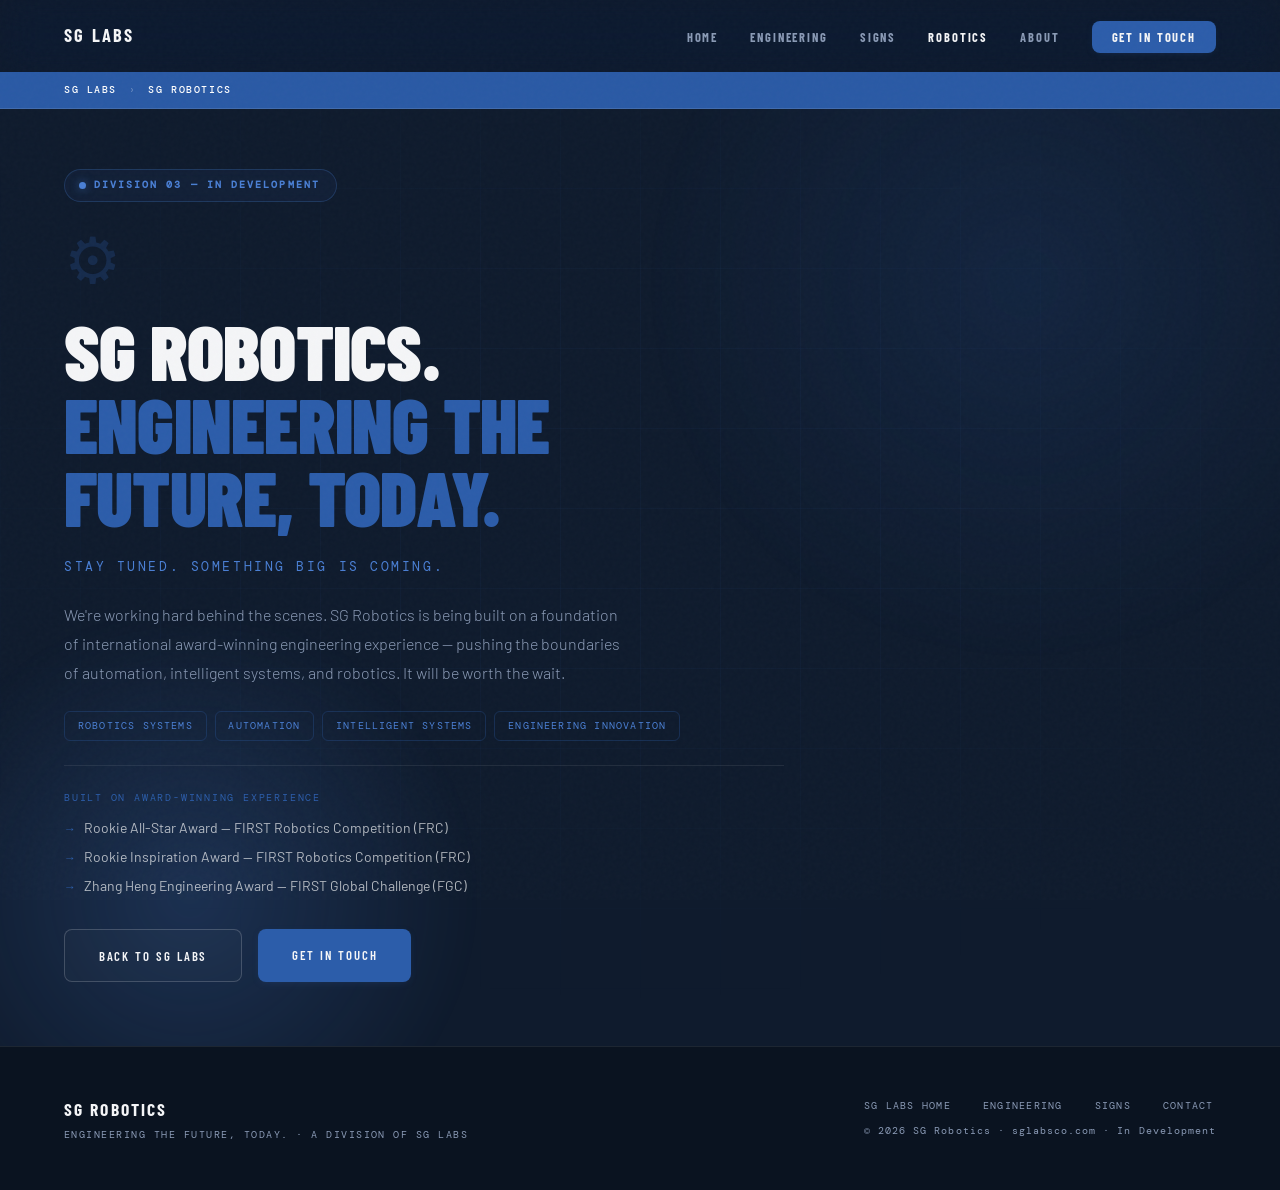
<file: robotics.html>
<!DOCTYPE html>
<html lang="en">
  <head>
    <meta charset="UTF-8"/>
    <meta name="viewport" content="width=device-width, initial-scale=1.0"/>
    <title>SG Robotics — Engineering the Future, Today.</title>
    <link rel="icon" type="image/x-icon" href="favicon.ico">
    <link rel="preconnect" href="https://fonts.googleapis.com">
    <link rel="preconnect" href="https://fonts.gstatic.com" crossorigin>
    <link href="https://fonts.googleapis.com/css2?family=Barlow+Condensed:wght@300;400;500;600;700;800;900&family=Barlow:ital,wght@0,300;0,400;0,500;0,600;1,300;1,400&family=DM+Mono:wght@300;400;500&display=swap" rel="stylesheet">
    <link rel="stylesheet" href="index.css">
    <link rel="stylesheet" href="robotics.css">
  </head>

  <body>

    <!-- NAV -->
    <nav>
      <a href="index.html" class="nav-logo">
        <span class="nav-logo-text">SG Labs</span>
      </a>
      <ul class="nav-links">
        <li><a href="index.html">Home</a></li>
        <li><a href="engineering.html">Engineering</a></li>
        <li><a href="signs.html">Signs</a></li>
        <li><a href="robotics.html" style="color:var(--offwhite);">Robotics</a></li>
        <li><a href="about.html">About</a></li>
        <li><a href="contact.html" class="nav-cta">Get in Touch</a></li>
      </ul>
      <button class="burger-btn" id="burgerBtn" aria-label="Open menu">
        <span></span><span></span><span></span>
      </button>
    </nav>

    <!-- BREADCRUMB -->
    <div class="breadcrumb">
      <a href="index.html">SG Labs</a>
      <span class="breadcrumb-sep">›</span>
      <span class="breadcrumb-current">SG Robotics</span>
    </div>

    <!-- MAIN -->
    <section id="robotics-hero">
      <div class="hero-bg"><div class="hero-accent"></div></div>

      <div class="robotics-content">

        <!-- Status badge -->
        <div class="robotics-status">
          <span class="status-dot future"></span>
          Division 03 — In Development
        </div>

        <!-- Gear icon -->
        <div class="robotics-icon">⚙</div>

        <!-- Headline -->
        <h1 class="robotics-headline">
          SG Robotics.<br>
          <span>Engineering the<br>Future, Today.</span>
        </h1>

        <!-- Subheadline -->
        <div class="robotics-subline">Stay Tuned. Something Big Is Coming.</div>

        <!-- Description -->
        <p class="robotics-desc">We're working hard behind the scenes. SG Robotics is being built on a foundation of international award-winning engineering experience — pushing the boundaries of automation, intelligent systems, and robotics. It will be worth the wait.</p>

        <!-- Tags -->
        <div class="robotics-tags">
          <span class="dtag">Robotics Systems</span>
          <span class="dtag">Automation</span>
          <span class="dtag">Intelligent Systems</span>
          <span class="dtag">Engineering Innovation</span>
        </div>

        <!-- Divider -->
        <div class="robotics-divider"></div>

        <!-- Awards callout -->
        <div class="robotics-credibility">
          <div class="robotics-cred-label">Built on Award-Winning Experience</div>
          <div class="robotics-cred-awards">
            <div class="robotics-award">
              <span class="award-arrow">→</span>
              Rookie All-Star Award — FIRST Robotics Competition (FRC)
            </div>
            <div class="robotics-award">
              <span class="award-arrow">→</span>
              Rookie Inspiration Award — FIRST Robotics Competition (FRC)
            </div>
            <div class="robotics-award">
              <span class="award-arrow">→</span>
              Zhang Heng Engineering Award — FIRST Global Challenge (FGC)
            </div>
          </div>
        </div>

        <!-- CTA -->
        <div class="robotics-actions">
          <a href="index.html" class="btn-ghost">Back to SG Labs</a>
          <a href="contact.html" class="btn-primary">Get in Touch</a>
        </div>

      </div>
    </section>

    <!-- FOOTER -->
    <footer>
      <div>
        <div class="footer-logo-text">SG Robotics</div>
        <div class="footer-tagline">Engineering the Future, Today. · A Division of SG Labs</div>
      </div>
      <div class="footer-right">
        <div class="footer-links">
          <a href="index.html">SG Labs Home</a>
          <a href="engineering.html">Engineering</a>
          <a href="signs.html">Signs</a>
          <a href="contact.html">Contact</a>
        </div>
        <div>© 2026 SG Robotics · sglabsco.com · In Development</div>
      </div>
    </footer>


    <!-- MOBILE DRAWER -->
    <div class="mobile-drawer" id="mobileDrawer">
      <div class="mobile-drawer-panel">
        <div class="mobile-drawer-header">
          <button class="mobile-drawer-close" id="drawerClose" aria-label="Close menu">
            <svg viewBox="0 0 14 14" xmlns="http://www.w3.org/2000/svg">
              <line x1="1" y1="1" x2="13" y2="13"/>
              <line x1="13" y1="1" x2="1" y2="13"/>
            </svg>
          </button>
        </div>
        <nav class="mobile-drawer-nav">
          <a href="index.html">Home</a>
          <a href="engineering.html">Engineering</a>
          <a href="signs.html">Signs</a>
          <a href="robotics.html">Robotics</a>
          <a href="about.html">About</a>
          <a href="contact.html" class="mob-cta">Get in Touch</a>
        </nav>
        <div class="mobile-drawer-foot">SG Labs &middot; sglabsco.com</div>
      </div>
    </div>

    <script>
      var burgerBtn = document.getElementById('burgerBtn');
      var drawer    = document.getElementById('mobileDrawer');
      var closeBtn  = document.getElementById('drawerClose');

      function openDrawer() {
        var scrollY = window.scrollY;
        document.body.style.position = 'fixed';
        document.body.style.top      = '-' + scrollY + 'px';
        document.body.style.width    = '100%';
        document.body.dataset.scrollY = scrollY;
        burgerBtn.classList.add('open');
        drawer.classList.add('open');
      }

      function closeDrawer() {
        var savedY = parseInt(document.body.dataset.scrollY || '0');
        // Restore scroll BEFORE unfixing body to prevent visible jump
        document.body.style.top = '';
        document.body.style.position = '';
        document.body.style.width = '';
        window.scrollTo({ top: savedY, behavior: 'instant' });
        burgerBtn.classList.remove('open');
        drawer.classList.remove('open');
      }

      burgerBtn.addEventListener('click', openDrawer);
      closeBtn.addEventListener('click', closeDrawer);
      drawer.addEventListener('click', function(e) {
        if (e.target === drawer) closeDrawer();
      });
      drawer.querySelectorAll('.mobile-drawer-nav a').forEach(function(link) {
        link.addEventListener('click', closeDrawer);
      });

      // Nav: darken on scroll (match homepage)
      var navEl = document.querySelector('nav');
      function onNavScroll() { if (navEl) navEl.classList.toggle('scrolled', window.scrollY > 12); }
      window.addEventListener('scroll', onNavScroll, { passive: true });
      onNavScroll();
    </script>

  </body>
</html>
</file>
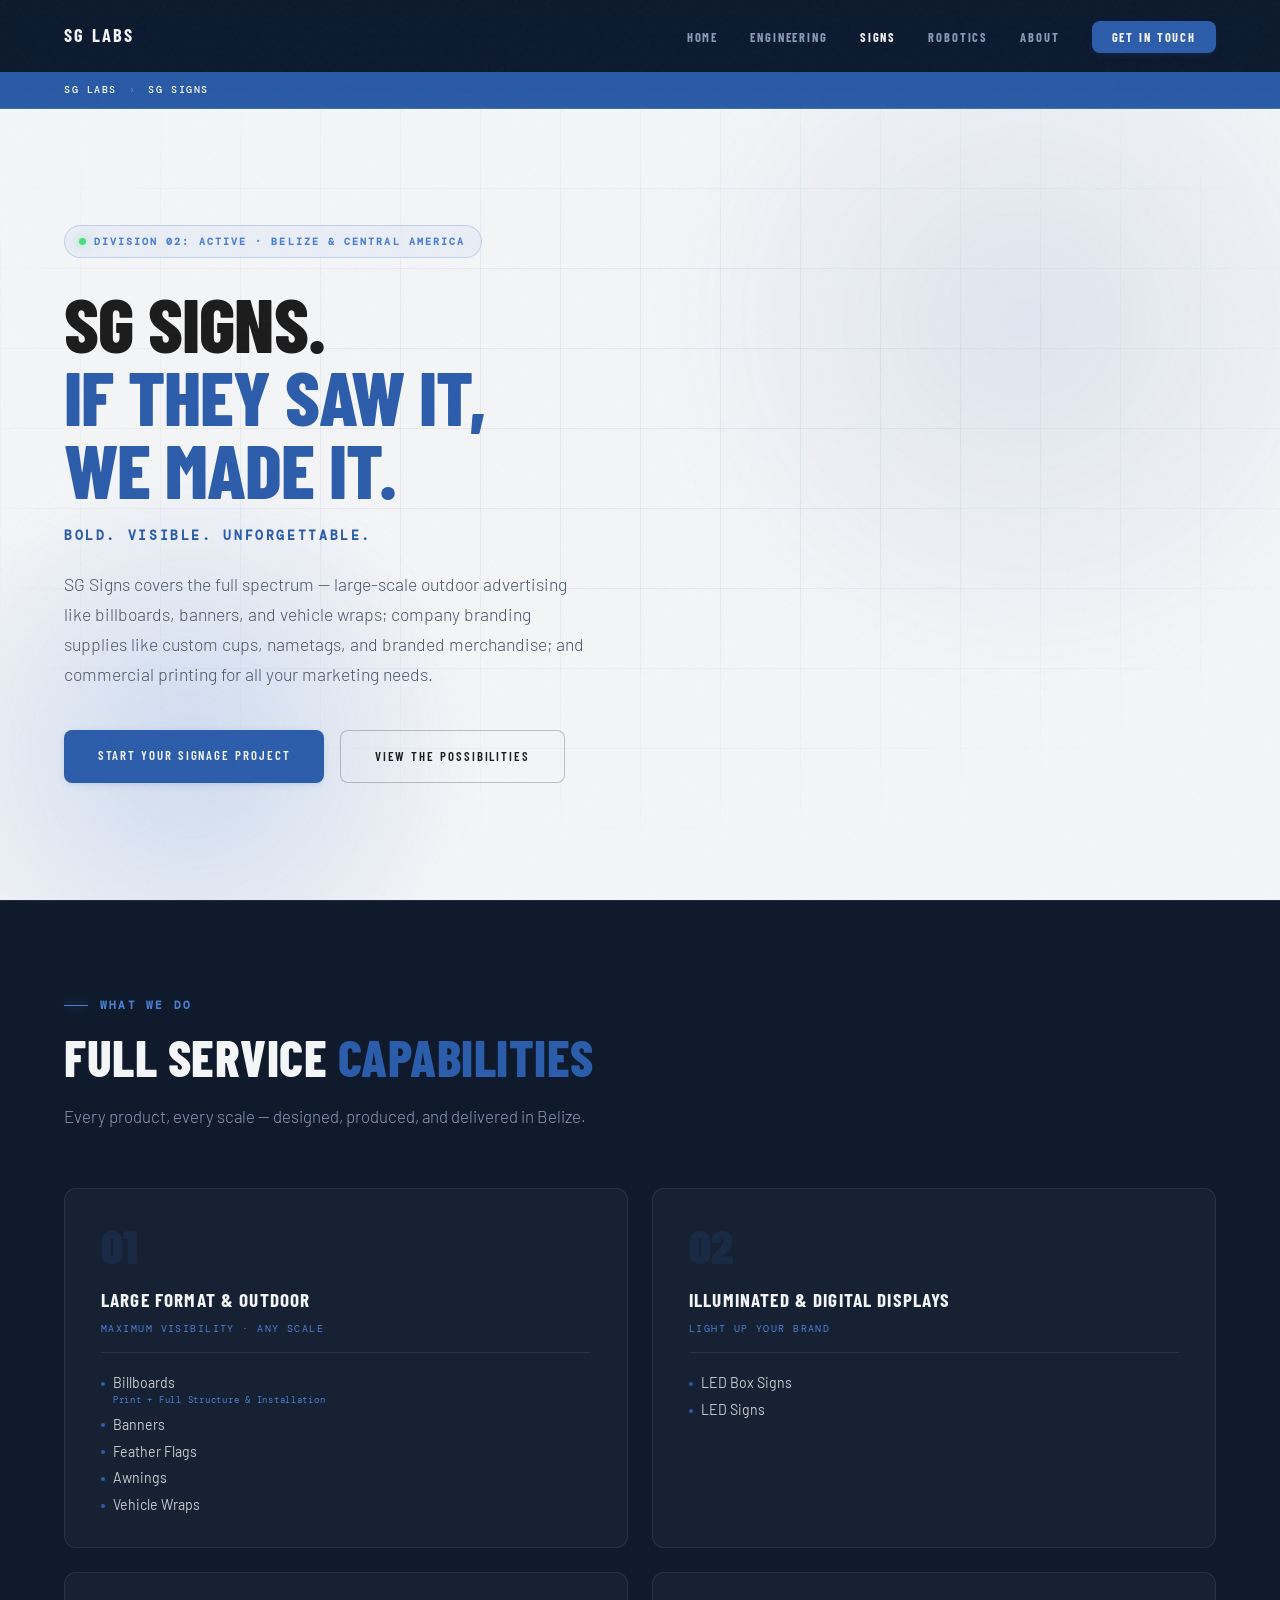
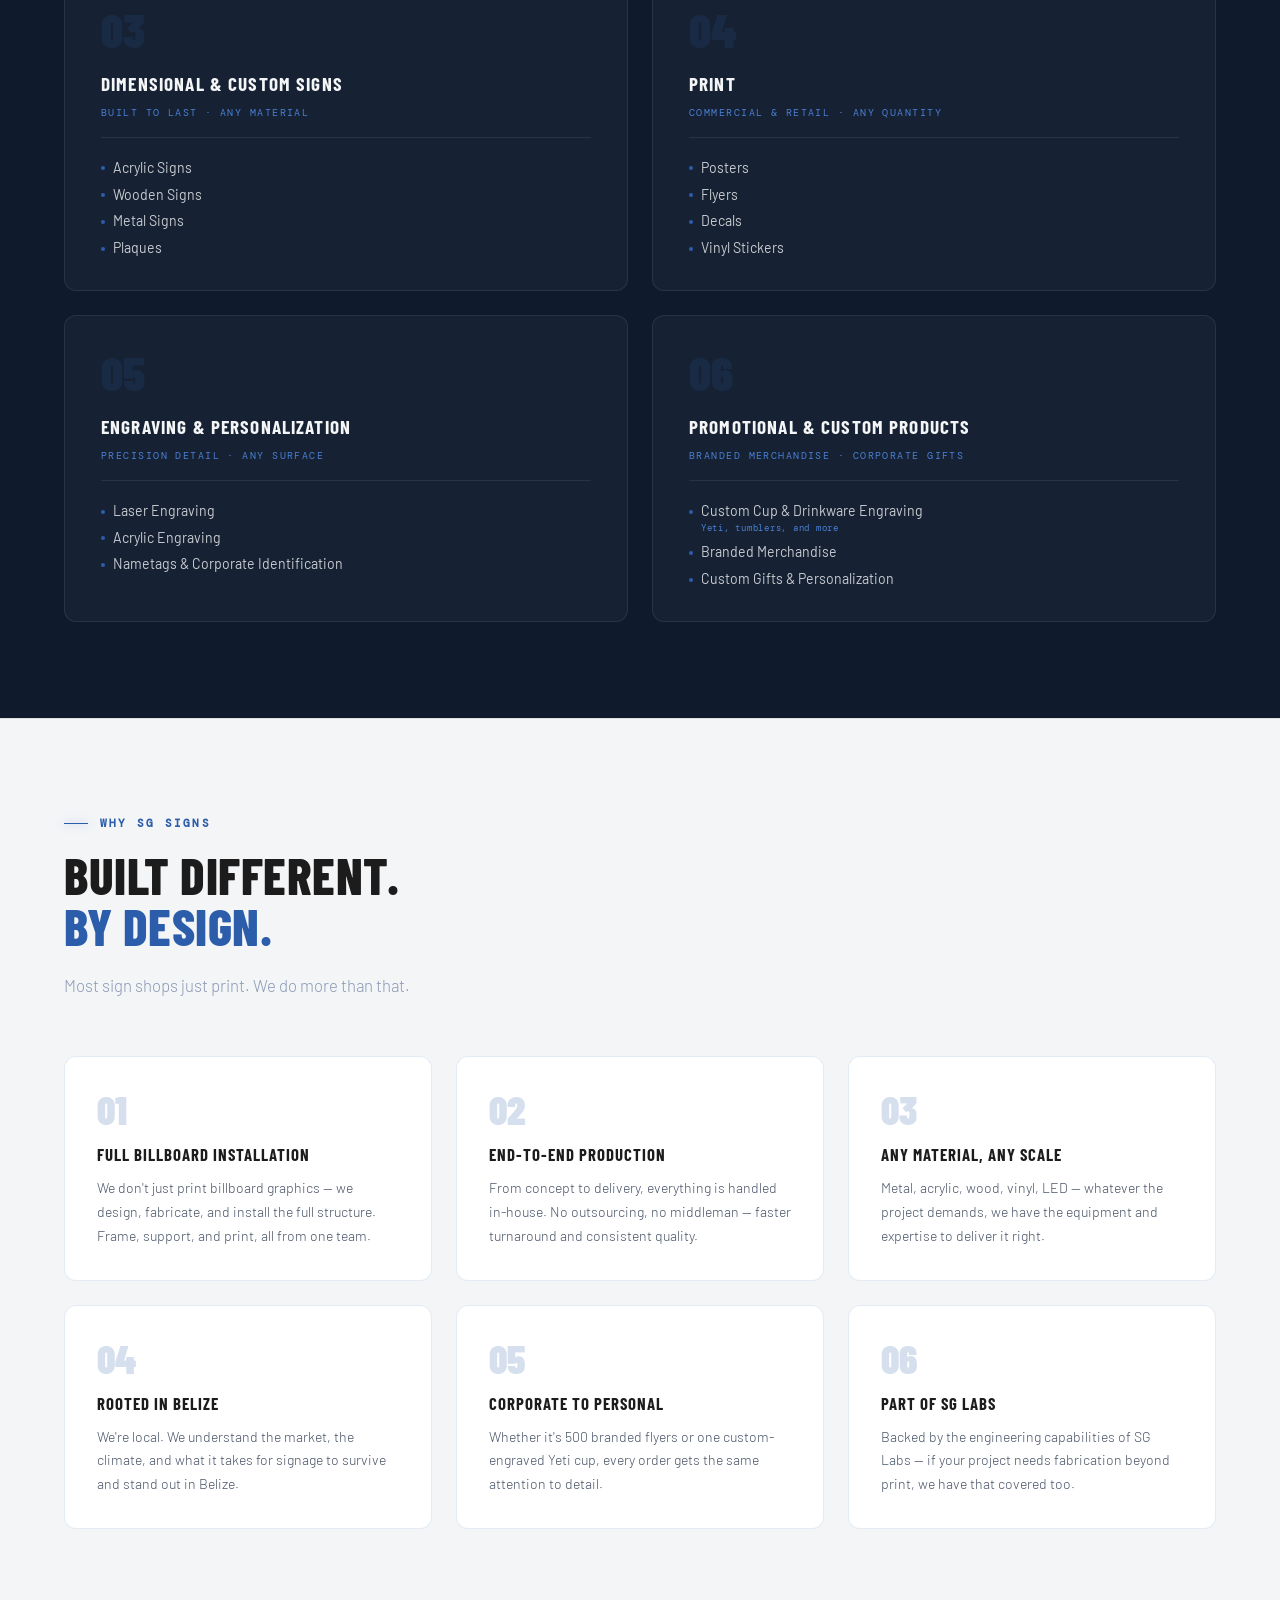
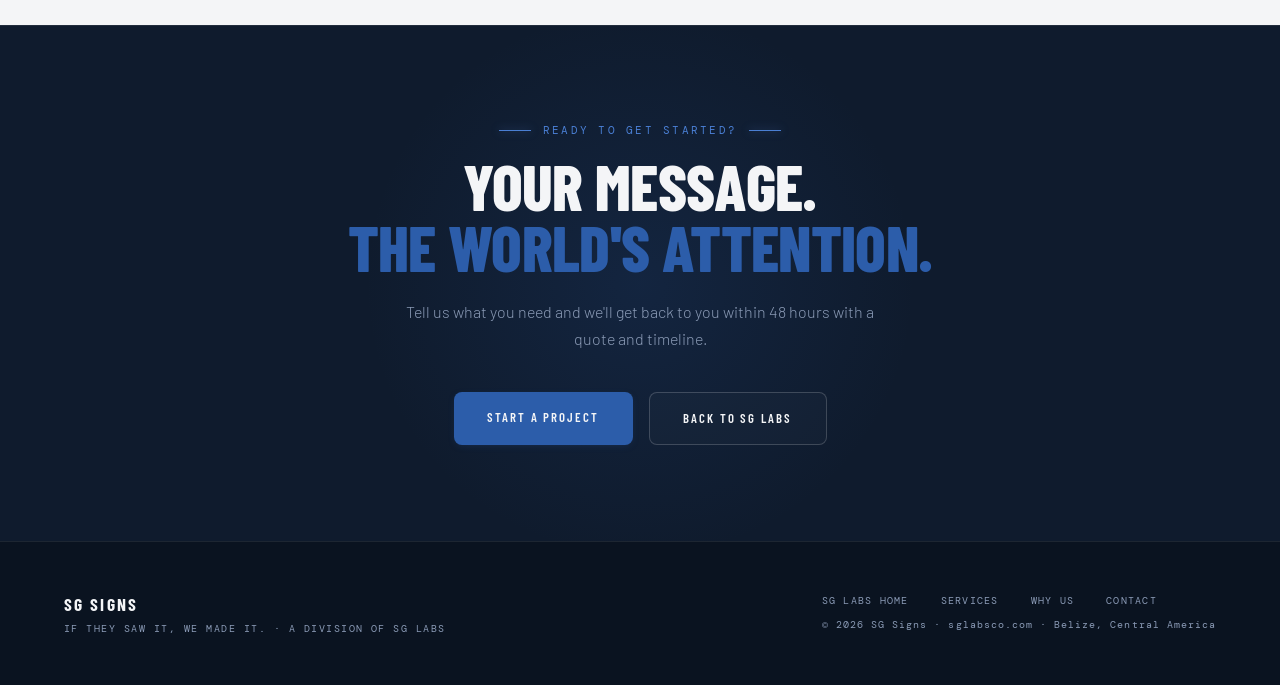
<file: signs.html>
<!DOCTYPE html>
<html lang="en">
    <head>
        <meta charset="UTF-8"/>
        <meta name="viewport" content="width=device-width, initial-scale=1.0"/>
        <title>SG Signs — If They Saw It, We Made It.</title>
        <link rel="icon" type="image/x-icon" href="favicon.ico">
        <link rel="preconnect" href="https://fonts.googleapis.com">
        <link rel="preconnect" href="https://fonts.gstatic.com" crossorigin>
        <link href="https://fonts.googleapis.com/css2?family=Barlow+Condensed:wght@300;400;500;600;700;800;900&family=Barlow:ital,wght@0,300;0,400;0,500;0,600;1,300;1,400&family=DM+Mono:wght@300;400;500&display=swap" rel="stylesheet">
        <link rel="stylesheet" href="index.css">
        <link rel="stylesheet" href="signs.css">
    </head>

    <body>
        <!-- NAV -->
        <nav>
            <a href="index.html" class="nav-logo">
                <span class="nav-logo-text">SG Labs</span>
            </a>
            <ul class="nav-links">
                <li><a href="index.html">Home</a></li>
                <li><a href="engineering.html">Engineering</a></li>
                <li><a href="signs.html" style="color:var(--offwhite);">Signs</a></li>
                <li><a href="robotics.html">Robotics</a></li>
                <li><a href="about.html">About</a></li>
                <li><a href="contact.html" class="nav-cta">Get in Touch</a></li>
            </ul>
      <button class="burger-btn" id="burgerBtn" aria-label="Open menu">
        <span></span><span></span><span></span>
      </button>
        </nav>

        <!-- BREADCRUMB -->
        <div class="breadcrumb">
            <a href="index.html">SG Labs</a>
            <span class="breadcrumb-sep">›</span>
            <span class="breadcrumb-current">SG Signs</span>
        </div>

        <!-- HERO -->
        <section id="signs-hero">
            <div class="hero-bg"><div class="hero-accent"></div></div>
            <div class="hero-content">
                <div class="signs-status">
                    <span class="status-dot active"></span>
                    Division 02: Active · Belize & Central America
                </div>
            <h1 class="hero-headline">
                SG Signs.<br>
                <span>If They Saw It,<br>We Made It.</span>
            </h1>
            <div class="hero-slogan">Bold. Visible. Unforgettable.</div>
            <p class="hero-sub">SG Signs covers the full spectrum — large-scale outdoor advertising like billboards, banners, and vehicle wraps; company branding supplies like custom cups, nametags, and branded merchandise; and commercial printing for all your marketing needs.</p>
            <div class="hero-actions">
                <a href="contact.html" class="btn-primary">Start your Signage Project</a>
                <a href="#signs-services" class="btn-ghost">View the Possibilities</a>
            </div>
            </div>
        </section>

        <!-- SERVICES -->
        <section id="signs-services">
            <div>
            <div class="section-eyebrow">What We Do</div>
            <h2 class="section-title">Full Service <span>Capabilities</span></h2>
            <p class="section-lead">Every product, every scale — designed, produced, and delivered in Belize.</p>
            </div>

            <div class="signs-categories">

            <div class="signs-category-card">
                <div class="signs-category-icon">01</div>
                <div class="signs-category-title">Large Format &amp; Outdoor</div>
                <div class="signs-category-subtitle">Maximum Visibility · Any Scale</div>
                <div class="signs-items">
                <div class="signs-item">
                    Billboards
                    <span class="signs-item-note">Print + Full Structure &amp; Installation</span>
                </div>
                <div class="signs-item">Banners</div>
                <div class="signs-item">Feather Flags</div>
                <div class="signs-item">Awnings</div>
                <div class="signs-item">Vehicle Wraps</div>
                </div>
            </div>

            <div class="signs-category-card">
                <div class="signs-category-icon">02</div>
                <div class="signs-category-title">Illuminated &amp; Digital Displays</div>
                <div class="signs-category-subtitle">Light Up Your Brand</div>
                <div class="signs-items">
                <div class="signs-item">LED Box Signs</div>
                <div class="signs-item">LED Signs</div>
                </div>
            </div>

            <div class="signs-category-card">
                <div class="signs-category-icon">03</div>
                <div class="signs-category-title">Dimensional &amp; Custom Signs</div>
                <div class="signs-category-subtitle">Built to Last · Any Material</div>
                <div class="signs-items">
                <div class="signs-item">Acrylic Signs</div>
                <div class="signs-item">Wooden Signs</div>
                <div class="signs-item">Metal Signs</div>
                <div class="signs-item">Plaques</div>
                </div>
            </div>

            <div class="signs-category-card">
                <div class="signs-category-icon">04</div>
                <div class="signs-category-title">Print</div>
                <div class="signs-category-subtitle">Commercial &amp; Retail · Any Quantity</div>
                <div class="signs-items">
                <div class="signs-item">Posters</div>
                <div class="signs-item">Flyers</div>
                <div class="signs-item">Decals</div>
                <div class="signs-item">Vinyl Stickers</div>
                </div>
            </div>

            <div class="signs-category-card">
                <div class="signs-category-icon">05</div>
                <div class="signs-category-title">Engraving &amp; Personalization</div>
                <div class="signs-category-subtitle">Precision Detail · Any Surface</div>
                <div class="signs-items">
                <div class="signs-item">Laser Engraving</div>
                <div class="signs-item">Acrylic Engraving</div>
                <div class="signs-item">Nametags &amp; Corporate Identification</div>
                </div>
            </div>

            <div class="signs-category-card">
                <div class="signs-category-icon">06</div>
                <div class="signs-category-title">Promotional &amp; Custom Products</div>
                <div class="signs-category-subtitle">Branded Merchandise · Corporate Gifts</div>
                <div class="signs-items">
                <div class="signs-item">
                    Custom Cup &amp; Drinkware Engraving
                    <span class="signs-item-note">Yeti, tumblers, and more</span>
                </div>
                <div class="signs-item">Branded Merchandise</div>
                <div class="signs-item">Custom Gifts &amp; Personalization</div>
                </div>
            </div>

            </div>
        </section>

        <!-- WHY SG SIGNS -->
        <section id="signs-why">
            <div>
            <div class="section-eyebrow">Why SG Signs</div>
            <h2 class="section-title">Built Different.<br><span>By Design.</span></h2>
            <p class="section-lead">Most sign shops just print. We do more than that.</p>
            </div>

            <div class="differentiators-grid">
            <div class="diff-card">
                <div class="diff-number">01</div>
                <div class="diff-title">Full Billboard Installation</div>
                <p class="diff-desc">We don't just print billboard graphics — we design, fabricate, and install the full structure. Frame, support, and print, all from one team.</p>
            </div>
            <div class="diff-card">
                <div class="diff-number">02</div>
                <div class="diff-title">End-to-End Production</div>
                <p class="diff-desc">From concept to delivery, everything is handled in-house. No outsourcing, no middleman — faster turnaround and consistent quality.</p>
            </div>
            <div class="diff-card">
                <div class="diff-number">03</div>
                <div class="diff-title">Any Material, Any Scale</div>
                <p class="diff-desc">Metal, acrylic, wood, vinyl, LED — whatever the project demands, we have the equipment and expertise to deliver it right.</p>
            </div>
            <div class="diff-card">
                <div class="diff-number">04</div>
                <div class="diff-title">Rooted in Belize</div>
                <p class="diff-desc">We're local. We understand the market, the climate, and what it takes for signage to survive and stand out in Belize.</p>
            </div>
            <div class="diff-card">
                <div class="diff-number">05</div>
                <div class="diff-title">Corporate to Personal</div>
                <p class="diff-desc">Whether it's 500 branded flyers or one custom-engraved Yeti cup, every order gets the same attention to detail.</p>
            </div>
            <div class="diff-card">
                <div class="diff-number">06</div>
                <div class="diff-title">Part of SG Labs</div>
                <p class="diff-desc">Backed by the engineering capabilities of SG Labs — if your project needs fabrication beyond print, we have that covered too.</p>
            </div>
            </div>
        </section>

        <!-- CTA -->
        <section id="signs-cta">
            <div class="cta-eyebrow">Ready to Get Started?</div>
            <h2 class="cta-headline">Your Message.<br><span>The World's Attention.</span></h2>
            <p class="cta-sub">Tell us what you need and we'll get back to you within 48 hours with a quote and timeline.</p>
            <div class="cta-actions">
            <a href="contact.html" class="btn-primary">Start a Project</a>
            <a href="index.html" class="btn-ghost">Back to SG Labs</a>
            </div>
        </section>

        <!-- FOOTER -->
        <footer>
            <div>
            <div class="footer-logo-text">SG Signs</div>
            <div class="footer-tagline">If They Saw It, We Made It. · A Division of SG Labs</div>
            </div>
            <div class="footer-right">
            <div class="footer-links">
                <a href="index.html">SG Labs Home</a>
                <a href="#signs-services">Services</a>
                <a href="#signs-why">Why Us</a>
                <a href="contact.html">Contact</a>
            </div>
            <div>© 2026 SG Signs · sglabsco.com · Belize, Central America</div>
            </div>
        </footer>

    <!-- MOBILE DRAWER -->
    <div class="mobile-drawer" id="mobileDrawer">
      <div class="mobile-drawer-panel">
        <div class="mobile-drawer-header">
          <button class="mobile-drawer-close" id="drawerClose" aria-label="Close menu">
            <svg viewBox="0 0 14 14" xmlns="http://www.w3.org/2000/svg">
              <line x1="1" y1="1" x2="13" y2="13"/>
              <line x1="13" y1="1" x2="1" y2="13"/>
            </svg>
          </button>
        </div>
        <nav class="mobile-drawer-nav">
          <a href="index.html">Home</a>
          <a href="engineering.html">Engineering</a>
          <a href="signs.html">Signs</a>
          <a href="robotics.html">Robotics</a>
          <a href="about.html">About</a>
          <a href="contact.html" class="mob-cta">Get in Touch</a>
        </nav>
        <div class="mobile-drawer-foot">SG Labs &middot; sglabsco.com</div>
      </div>
    </div>

    <script>
      var burgerBtn = document.getElementById('burgerBtn');
      var drawer    = document.getElementById('mobileDrawer');
      var closeBtn  = document.getElementById('drawerClose');

      function openDrawer() {
        var scrollY = window.scrollY;
        document.body.style.position = 'fixed';
        document.body.style.top      = '-' + scrollY + 'px';
        document.body.style.width    = '100%';
        document.body.dataset.scrollY = scrollY;
        burgerBtn.classList.add('open');
        drawer.classList.add('open');
      }

      function closeDrawer() {
        var savedY = parseInt(document.body.dataset.scrollY || '0');
        // Restore scroll BEFORE unfixing body to prevent visible jump
        document.body.style.top = '';
        document.body.style.position = '';
        document.body.style.width = '';
        window.scrollTo({ top: savedY, behavior: 'instant' });
        burgerBtn.classList.remove('open');
        drawer.classList.remove('open');
      }

      burgerBtn.addEventListener('click', openDrawer);
      closeBtn.addEventListener('click', closeDrawer);
      drawer.addEventListener('click', function(e) {
        if (e.target === drawer) closeDrawer();
      });
      drawer.querySelectorAll('.mobile-drawer-nav a').forEach(function(link) {
        link.addEventListener('click', closeDrawer);
      });

      // Nav: darken on scroll (match homepage)
      var navEl = document.querySelector('nav');
      function onNavScroll() { if (navEl) navEl.classList.toggle('scrolled', window.scrollY > 12); }
      window.addEventListener('scroll', onNavScroll, { passive: true });
      onNavScroll();
    </script>

    </body>
</html>
</file>
<file: index.css>
:root {
  /* ── Brand core ── */
  --navy: #0F1B2D;          /* Main blue (darkest) */
  --blue: #2C5DAA;          /* Secondary blue (accent) */
  --black: #1C1C1C;
  --nearblack: #1C1C1C;
  --offwhite: #F4F5F7;

  /* ── Derived blues ── */
  --blue-light: #4a7fd4;
  --blue-bright: #5b91e6;
  --blue-dim: #1e3f76;
  --navy-deep: #0a1320;     /* deeper than navy for gradient depth */
  --navy-soft: #14253d;

  /* ── Support ── */
  --green-light: #7bc47b;
  --green-dim: rgba(123,196,123,0.3);
  --muted: #8a9ab5;
  --rule: rgba(255,255,255,0.08);
  --rule-light: rgba(28,28,28,0.1);

  /* ── Glass surfaces ── */
  --glass-bg: rgba(255,255,255,0.045);
  --glass-bg-hi: rgba(255,255,255,0.07);
  --glass-border: rgba(255,255,255,0.09);

  /* ── Gradients ── */
  --grad-blue: linear-gradient(135deg, #2C5DAA 0%, #4a7fd4 100%);
  --grad-blue-soft: linear-gradient(135deg, rgba(44,93,170,0.9) 0%, rgba(74,127,212,0.85) 100%);

  /* ── Glow tokens ── */
  --glow-blue: 0 0 40px -8px rgba(44,93,170,0.55);
  --glow-blue-strong: 0 12px 50px -10px rgba(44,93,170,0.6);

  /* ── Motion ── */
  --ease-out: cubic-bezier(0.16, 1, 0.3, 1);
  --ease-soft: cubic-bezier(0.4, 0, 0.2, 1);
}

*, *::before, *::after { box-sizing: border-box; margin: 0; padding: 0; }
html { scroll-behavior: smooth; scroll-padding-top: 88px; font-size: 16px; }

body {
  background: var(--navy);
  color: var(--offwhite);
  font-family: 'Barlow', sans-serif;
  font-weight: 400;
  line-height: 1.6;
  overflow-x: hidden;
}

/* film grain */
body::before {
  content: '';
  position: fixed; inset: 0;
  background-image: url("data:image/svg+xml,%3Csvg viewBox='0 0 256 256' xmlns='http://www.w3.org/2000/svg'%3E%3Cfilter id='noise'%3E%3CfeTurbulence type='fractalNoise' baseFrequency='0.9' numOctaves='4' stitchTiles='stitch'/%3E%3C/filter%3E%3Crect width='100%25' height='100%25' filter='url(%23noise)' opacity='1'/%3E%3C/svg%3E");
  opacity: 0.022;
  pointer-events: none;
  z-index: 1000;
}

/* ════════════════════════════════════════
   ANIMATION PRIMITIVES
   ════════════════════════════════════════ */
@keyframes fadeUp {
  from { opacity: 0; transform: translateY(28px); }
  to   { opacity: 1; transform: translateY(0); }
}
@keyframes floatOrbA {
  0%   { transform: translate(0, 0) scale(1); }
  50%  { transform: translate(40px, -30px) scale(1.08); }
  100% { transform: translate(0, 0) scale(1); }
}
@keyframes floatOrbB {
  0%   { transform: translate(0, 0) scale(1); }
  50%  { transform: translate(-50px, 30px) scale(1.12); }
  100% { transform: translate(0, 0) scale(1); }
}
@keyframes glowPulse {
  0%, 100% { opacity: 0.6; }
  50%      { opacity: 1; }
}
@keyframes sheen {
  0%   { transform: translateX(-120%) skewX(-18deg); }
  100% { transform: translateX(220%) skewX(-18deg); }
}

/* ── SCROLL REVEAL ── */
.reveal {
  opacity: 0;
  transform: translateY(30px);
  transition: opacity 0.85s var(--ease-out), transform 0.85s var(--ease-out);
  will-change: opacity, transform;
}
.reveal.is-visible {
  opacity: 1;
  transform: none;
}

@media (prefers-reduced-motion: reduce) {
  *, *::before, *::after {
    animation-duration: 0.001ms !important;
    animation-iteration-count: 1 !important;
    transition-duration: 0.001ms !important;
    scroll-behavior: auto !important;
  }
  .reveal { opacity: 1 !important; transform: none !important; }
}

/* ════════════════════════════════════════
   SHARED BADGES / FLAGS
   ════════════════════════════════════════ */
.visual-card-label {
  display: flex;
  align-items: center;
  gap: 0.5rem;
  margin-bottom: 0.75rem;
}

/* ════════════════════════════════════════
   NAV
   ════════════════════════════════════════ */
nav {
  position: fixed; top: 0; left: 0; right: 0;
  z-index: 900;
  display: flex; align-items: center; justify-content: space-between;
  padding: 0 4rem; height: 72px;
  background: rgba(15,27,45,0.55);
  backdrop-filter: blur(18px) saturate(140%);
  -webkit-backdrop-filter: blur(18px) saturate(140%);
  border-bottom: 1px solid transparent;
  transition: background 0.4s var(--ease-soft), border-color 0.4s var(--ease-soft), box-shadow 0.4s var(--ease-soft), height 0.4s var(--ease-soft);
}
nav.scrolled {
  background: rgba(11,19,32,0.82);
  border-bottom-color: var(--rule);
  box-shadow: 0 8px 30px -12px rgba(0,0,0,0.6);
}

.nav-logo { display: flex; align-items: center; gap: 0; text-decoration: none; position: relative; }

.nav-logo-text {
  font-family: 'Barlow Condensed', sans-serif; font-weight: 700;
  font-size: 1.15rem; letter-spacing: 0.12em; color: var(--offwhite); text-transform: uppercase;
  transition: text-shadow 0.3s var(--ease-soft);
}
.nav-logo:hover .nav-logo-text { text-shadow: 0 0 18px rgba(74,127,212,0.7); }

.nav-links { display: flex; align-items: center; gap: 2rem; list-style: none; }

.nav-links a {
  font-family: 'Barlow Condensed', sans-serif; font-weight: 700;
  font-size: 0.78rem; letter-spacing: 0.15em; text-transform: uppercase;
  color: var(--muted); text-decoration: none;
  position: relative;
  transition: color 0.25s var(--ease-soft);
}
.nav-links a:not(.nav-cta)::after {
  content: '';
  position: absolute; left: 0; bottom: -6px;
  width: 0; height: 1px;
  background: var(--blue-light);
  box-shadow: 0 0 8px rgba(74,127,212,0.8);
  transition: width 0.3s var(--ease-out);
}
.nav-links a:not(.nav-cta):hover { color: var(--offwhite); }
.nav-links a:not(.nav-cta):hover::after { width: 100%; }

.nav-cta {
  color: var(--offwhite) !important;
  background: var(--blue);
  padding: 0.55rem 1.25rem; border-radius: 8px;
  box-shadow: 0 2px 10px -5px rgba(44,93,170,0.5);
  transition: background 0.4s var(--ease-soft), box-shadow 0.4s var(--ease-soft), transform 0.4s var(--ease-soft) !important;
}
.nav-cta:hover {
  background: #3469bd;
  box-shadow: 0 5px 18px -7px rgba(44,93,170,0.55);
  transform: translateY(-1px);
}

/* ── BURGER ── */
.burger-btn {
  display: none;
  flex-direction: column; justify-content: center; align-items: center;
  gap: 5px; width: 40px; height: 40px;
  background: none; border: none; cursor: pointer; padding: 4px; flex-shrink: 0;
}
.burger-btn span {
  display: block; width: 22px; height: 2px;
  background: var(--offwhite); border-radius: 2px;
  transition: transform 0.3s ease, opacity 0.3s ease, width 0.3s ease;
  transform-origin: center;
}
.burger-btn.open span:nth-child(1) { transform: translateY(7px) rotate(45deg); }
.burger-btn.open span:nth-child(2) { opacity: 0; width: 0; }
.burger-btn.open span:nth-child(3) { transform: translateY(-7px) rotate(-45deg); }

/* ── MOBILE DRAWER ── */
.mobile-drawer {
  display: none;
  position: fixed; top: 0; left: 0; right: 0; bottom: 0;
  z-index: 9999;
  background: rgba(4, 10, 20, 0.88);
  opacity: 0;
  transition: opacity 0.3s ease;
  pointer-events: none;
}
.mobile-drawer.open { opacity: 1; pointer-events: all; }

.mobile-drawer-panel {
  position: absolute; top: 0; right: 0;
  width: 72vw; max-width: 288px; height: 100%;
  background: #0b1523;
  border-left: 1px solid rgba(255,255,255,0.09);
  box-shadow: -16px 0 48px rgba(0,0,0,0.7);
  display: flex; flex-direction: column;
  transform: translateX(100%);
  transition: transform 0.32s cubic-bezier(0.4, 0, 0.2, 1);
  overflow-y: auto; overflow-x: hidden;
  -webkit-overflow-scrolling: touch;
}
.mobile-drawer.open .mobile-drawer-panel { transform: translateX(0); }

.mobile-drawer-header {
  display: flex; align-items: center; justify-content: flex-end;
  padding: 0 1.25rem; height: 60px; flex-shrink: 0;
  border-bottom: 1px solid rgba(255,255,255,0.07);
}
.mobile-drawer-close {
  width: 34px; height: 34px;
  background: rgba(255,255,255,0.06);
  border: 1px solid rgba(255,255,255,0.1);
  border-radius: 50%; cursor: pointer;
  display: flex; align-items: center; justify-content: center;
  color: var(--offwhite); font-size: 0.9rem; line-height: 1;
  transition: background 0.2s; padding: 0;
}
.mobile-drawer-close:hover { background: rgba(255,255,255,0.13); }

.mobile-drawer-nav { position: static; display: flex; flex-direction: column; padding: 0; }
.mobile-drawer-nav a {
  font-family: 'Barlow Condensed', sans-serif; font-weight: 700;
  font-size: 1.05rem; letter-spacing: 0.12em; text-transform: uppercase;
  color: var(--muted); text-decoration: none;
  padding: 0.85rem 1.75rem;
  border-bottom: 1px solid rgba(255,255,255,0.05);
  transition: color 0.2s, background 0.2s; display: block;
}
.mobile-drawer-nav a:hover, .mobile-drawer-nav a:active { color: var(--offwhite); background: rgba(255,255,255,0.03); }
.mobile-drawer-nav a.mob-cta {
  display: block; margin: 1rem 1.75rem 0; padding: 0.9rem 1rem;
  background: var(--blue); color: var(--offwhite);
  border-radius: 8px; border: none; text-align: center;
  box-shadow: 0 2px 10px -5px rgba(44,93,170,0.5);
  transition: background 0.4s var(--ease-soft);
}
.mobile-drawer-nav a.mob-cta:hover { background: #3469bd; }
.mobile-drawer-foot {
  font-family: 'DM Mono', monospace; font-size: 0.58rem;
  letter-spacing: 0.15em; text-transform: uppercase;
  color: rgba(138,154,181,0.5);
  padding: 1.25rem 1.75rem;
  border-top: 1px solid rgba(255,255,255,0.06);
  margin-top: auto; flex-shrink: 0;
}

/* ════════════════════════════════════════
   HERO
   ════════════════════════════════════════ */
#home {
  min-height: 100vh; display: flex; flex-direction: column; justify-content: center;
  padding: 72px 4rem; position: relative; overflow: hidden;
  background:
    radial-gradient(120% 90% at 80% -10%, #16294a 0%, transparent 55%),
    radial-gradient(100% 80% at -10% 110%, #122340 0%, transparent 50%),
    linear-gradient(180deg, var(--navy) 0%, var(--navy-deep) 100%);
}

.hero-bg { position: absolute; inset: 0; z-index: 0; overflow: hidden; }

/* grid with edge fade */
.hero-bg::before {
  content: ''; position: absolute; inset: 0;
  background-image:
    linear-gradient(rgba(74,127,212,0.07) 1px, transparent 1px),
    linear-gradient(90deg, rgba(74,127,212,0.07) 1px, transparent 1px);
  background-size: 64px 64px;
  -webkit-mask-image: radial-gradient(ellipse 80% 70% at 50% 40%, #000 30%, transparent 80%);
  mask-image: radial-gradient(ellipse 80% 70% at 50% 40%, #000 30%, transparent 80%);
}

/* large soft glow upper-right */
.hero-bg::after {
  content: ''; position: absolute; top: -25%; right: -12%;
  width: 820px; height: 820px;
  background: radial-gradient(circle, rgba(44,93,170,0.28) 0%, rgba(44,93,170,0.05) 45%, transparent 70%);
  border-radius: 50%;
  animation: floatOrbA 18s ease-in-out infinite;
  filter: blur(8px);
}

/* floating accent orbs */
.hero-accent {
  position: absolute; bottom: -160px; left: -120px;
  width: 620px; height: 620px;
  background: radial-gradient(circle, rgba(74,127,212,0.22) 0%, transparent 65%);
  border-radius: 50%;
  filter: blur(10px);
  animation: floatOrbB 22s ease-in-out infinite;
}
.hero-orb {
  position: absolute; top: 30%; left: 45%;
  width: 360px; height: 360px;
  background: radial-gradient(circle, rgba(91,145,230,0.16) 0%, transparent 65%);
  border-radius: 50%;
  filter: blur(6px);
  animation: floatOrbA 26s ease-in-out infinite reverse;
}

.hero-content { position: relative; z-index: 1; max-width: 920px; }

.hero-eyebrow {
  display: inline-flex; align-items: center; gap: 0.75rem;
  font-family: 'DM Mono', monospace; font-size: 0.72rem;
  letter-spacing: 0.2em; color: var(--blue-light); text-transform: uppercase;
  margin-bottom: 1.75rem; font-weight: 700;
  padding: 0.4rem 0.9rem 0.4rem 0.75rem;
  border: 1px solid rgba(74,127,212,0.25);
  border-radius: 999px;
  background: rgba(74,127,212,0.06);
  backdrop-filter: blur(4px);
  animation: fadeUp 0.9s var(--ease-out) both;
}
.hero-eyebrow::before {
  content: ''; display: block; width: 8px; height: 8px; border-radius: 50%;
  background: var(--blue-light);
  box-shadow: 0 0 10px rgba(74,127,212,0.9);
  animation: glowPulse 2.4s ease-in-out infinite;
}

.hero-headline {
  font-family: 'Barlow Condensed', sans-serif; font-weight: 800;
  font-size: clamp(3.5rem, 8vw, 7rem); line-height: 0.95;
  text-transform: uppercase; letter-spacing: -0.01em; color: var(--offwhite);
  margin-bottom: 1.25rem;
  animation: fadeUp 0.9s var(--ease-out) both;
  animation-delay: 0.08s;
}
.hero-headline span {
  display: block;
  color: var(--blue);
}

.hero-slogan {
  font-family: 'DM Mono', monospace; font-size: 0.82rem;
  letter-spacing: 0.2em; color: var(--blue-light); text-transform: uppercase;
  margin-bottom: 1.5rem; font-weight: 700;
  animation: fadeUp 0.9s var(--ease-out) both;
  animation-delay: 0.16s;
}

.hero-sub {
  font-size: 1.1rem; font-weight: 300; color: var(--muted);
  max-width: 520px; line-height: 1.7; margin-bottom: 2.5rem;
  animation: fadeUp 0.9s var(--ease-out) both;
  animation-delay: 0.24s;
}

.hero-actions {
  display: flex; gap: 1rem; flex-wrap: wrap;
  animation: fadeUp 0.9s var(--ease-out) both;
  animation-delay: 0.32s;
}

/* ── BUTTONS ── */
.btn-primary {
  font-family: 'Barlow Condensed', sans-serif; font-weight: 600;
  font-size: 0.8rem; letter-spacing: 0.15em; text-transform: uppercase;
  color: var(--offwhite); background: var(--blue); border: none;
  padding: 0.95rem 2.1rem; border-radius: 8px; cursor: pointer;
  text-decoration: none; display: inline-block; position: relative;
  overflow: hidden;
  box-shadow: 0 2px 10px -4px rgba(44,93,170,0.4);
  transition: background 0.45s var(--ease-soft), box-shadow 0.45s var(--ease-soft), transform 0.45s var(--ease-soft);
}
.btn-primary::after {
  content: ''; position: absolute; top: 0; left: 0; width: 45%; height: 100%;
  background: linear-gradient(90deg, transparent, rgba(255,255,255,0.16), transparent);
  transform: translateX(-160%) skewX(-18deg);
  pointer-events: none;
}
.btn-primary:hover {
  background: #3469bd;
  box-shadow: 0 6px 22px -8px rgba(44,93,170,0.5);
  transform: translateY(-1px);
}
.btn-primary:hover::after { animation: sheen 1.25s var(--ease-out); }

.btn-ghost {
  font-family: 'Barlow Condensed', sans-serif; font-weight: 600;
  font-size: 0.8rem; letter-spacing: 0.15em; text-transform: uppercase;
  color: var(--offwhite); background: rgba(255,255,255,0.02);
  border: 1px solid rgba(255,255,255,0.18); padding: 0.95rem 2.1rem; border-radius: 8px;
  cursor: pointer; text-decoration: none; display: inline-block;
  transition: border-color 0.45s var(--ease-soft), box-shadow 0.45s var(--ease-soft), transform 0.45s var(--ease-soft), background 0.45s var(--ease-soft);
}
.btn-ghost:hover {
  border-color: rgba(74,127,212,0.55);
  background: rgba(44,93,170,0.06);
  box-shadow: 0 0 18px -8px rgba(74,127,212,0.4);
  transform: translateY(-1px);
}

/* ── HERO STATS ── */
.hero-stats {
  position: absolute; bottom: 3rem; right: 4rem;
  display: flex; gap: 3rem; z-index: 1;
  animation: fadeUp 0.9s var(--ease-out) both;
  animation-delay: 0.42s;
}
.stat { text-align: right; }
.stat-num {
  font-family: 'Barlow Condensed', sans-serif; font-weight: 700;
  font-size: 2.2rem; color: var(--offwhite); line-height: 1; display: block;
  text-shadow: 0 0 24px rgba(74,127,212,0.25);
}
.stat-label {
  font-family: 'DM Mono', monospace; font-size: 0.62rem;
  letter-spacing: 0.15em; color: var(--muted); text-transform: uppercase;
  display: block; margin-top: 0.35rem;
}

/* ════════════════════════════════════════
   SECTION BASE
   ════════════════════════════════════════ */
section { padding: 6.5rem 4rem; }

.section-eyebrow {
  font-family: 'DM Mono', monospace; font-size: 0.7rem;
  letter-spacing: 0.2em; color: var(--blue-light); text-transform: uppercase;
  display: flex; align-items: center; gap: 0.75rem; margin-bottom: 1rem;
  font-weight: 600;
}
.section-eyebrow::before {
  content: ''; display: block; width: 24px; height: 1px;
  background: var(--blue-light);
  box-shadow: 0 0 8px rgba(74,127,212,0.7);
}

.section-title {
  font-family: 'Barlow Condensed', sans-serif; font-weight: 800;
  font-size: clamp(2.2rem, 4vw, 3.5rem); text-transform: uppercase;
  letter-spacing: 0.01em; line-height: 1; color: var(--offwhite); margin-bottom: 1.25rem;
}
.section-title span { color: var(--blue); }

.section-lead {
  font-size: 1.05rem; font-weight: 300; color: var(--muted);
  max-width: 560px; line-height: 1.75;
}

#sglabs .section-eyebrow { color: var(--blue); }
#sglabs .section-eyebrow::before { background: var(--blue); }
#sglabs .section-title { color: var(--nearblack); }
#sglabs .section-title span { color: var(--blue); }
#sglabs .section-lead { color: #4a5568; }

/* ════════════════════════════════════════
   SG LABS BRAND  (light section)
   ════════════════════════════════════════ */
#sglabs {
  border-top: 1px solid var(--rule-light); border-bottom: 1px solid var(--rule-light);
  background:
    radial-gradient(90% 60% at 100% 0%, rgba(44,93,170,0.06) 0%, transparent 55%),
    var(--offwhite);
  color: var(--nearblack);
}

.brand-grid {
  display: grid; grid-template-columns: 1.2fr 1fr;
  gap: 5rem; margin-top: 3.5rem; align-items: center;
}

.brand-statement {
  font-family: 'Barlow Condensed', sans-serif; font-weight: 700;
  font-size: clamp(1.6rem, 2.5vw, 2.2rem); line-height: 1.2;
  color: var(--nearblack); margin-bottom: 1.5rem;
}
.brand-statement em { font-style: normal; color: var(--blue); }

.brand-body {
  font-size: 1rem; font-weight: 300; color: #4a5568;
  line-height: 1.8; margin-bottom: 1.25rem;
}

.brand-slogan-display {
  display: inline-flex; align-items: center; gap: 1rem;
  margin-top: 1rem; padding: 1rem 1.5rem;
  border: 1px solid rgba(44,93,170,0.25); border-radius: 8px;
  background: linear-gradient(135deg, rgba(44,93,170,0.08), rgba(44,93,170,0.03));
}
.brand-slogan-display .slogan-label {
  font-family: 'DM Mono', monospace; font-size: 0.6rem;
  letter-spacing: 0.18em; text-transform: uppercase; color: var(--muted);
}
.brand-slogan-display .slogan-text {
  font-family: 'Barlow Condensed', sans-serif; font-weight: 700;
  font-size: 1rem; letter-spacing: 0.08em; text-transform: uppercase; color: var(--nearblack);
}

.brand-pillars {
  display: grid; grid-template-columns: 1fr 1fr;
  gap: 1rem;
}
.pillar {
  background: linear-gradient(160deg, #ffffff 0%, #f7f9fc 100%);
  padding: 1.85rem;
  border-radius: 12px;
  border: 1px solid rgba(44,93,170,0.12);
  transition: transform 0.4s var(--ease-out), box-shadow 0.4s var(--ease-out), border-color 0.4s var(--ease-out);
  -webkit-tap-highlight-color: transparent;
  cursor: default; position: relative; overflow: hidden;
}
.pillar::before {
  content: ''; position: absolute; inset: 0;
  background: radial-gradient(60% 55% at 0% 0%, rgba(44,93,170,0.07), transparent 55%);
  opacity: 0; transition: opacity 0.45s var(--ease-out);
}
.pillar:hover, .pillar:active {
  transform: translateY(-4px);
  border-color: rgba(44,93,170,0.4);
  box-shadow: 0 18px 40px -18px rgba(44,93,170,0.45);
}
.pillar:hover::before { opacity: 1; }
.pillar:hover .pillar-icon {
  color: var(--blue);
  text-shadow: 0 0 22px rgba(44,93,170,0.5);
}

.pillar-icon {
  font-family: 'Barlow Condensed', sans-serif; font-weight: 900;
  font-size: 1.9rem; color: rgba(44,93,170,0.28); line-height: 1; margin-bottom: 0.75rem;
  transition: color 0.4s var(--ease-out), text-shadow 0.4s var(--ease-out);
  position: relative;
}
.pillar-title {
  font-family: 'Barlow Condensed', sans-serif; font-weight: 700;
  font-size: 1rem; letter-spacing: 0.08em; text-transform: uppercase;
  color: var(--nearblack); margin-bottom: 0.4rem; position: relative;
}
.pillar-desc { font-size: 0.82rem; font-weight: 300; color: #4a5568; line-height: 1.6; position: relative; }

/* ════════════════════════════════════════
   SERVICES  (light section, dark glass cards)
   ════════════════════════════════════════ */
#services {
  background:
    radial-gradient(80% 60% at 0% 100%, rgba(44,93,170,0.05) 0%, transparent 55%),
    var(--offwhite);
  border-top: 1px solid var(--rule-light); border-bottom: 1px solid var(--rule-light);
}
#services .section-eyebrow { color: var(--blue); }
#services .section-eyebrow::before { background: var(--blue); }
#services .section-title { color: var(--nearblack); }
#services .section-title span { color: var(--blue); }
#services .services-intro { color: #4a5568; }
#services .services-header .section-title { margin-bottom: 0; }

.services-header {
  display: grid; grid-template-columns: 1fr 1fr;
  gap: 4rem; margin-bottom: 4rem; align-items: end;
}
.services-intro { font-size: 1rem; font-weight: 300; color: var(--muted); line-height: 1.75; }

.services-grid {
  display: grid; grid-template-columns: repeat(3, 1fr);
  gap: 1rem; align-items: stretch;
}
.service-division {
  display: flex; flex-direction: column;
  background: linear-gradient(165deg, #16294a 0%, #0d1926 100%);
  padding: 2.5rem; border-radius: 14px;
  border: 1px solid rgba(255,255,255,0.06);
  transition: transform 0.4s var(--ease-out), box-shadow 0.4s var(--ease-out), border-color 0.4s var(--ease-out);
  -webkit-tap-highlight-color: transparent;
  position: relative; overflow: hidden;
}
.service-division:hover, .service-division:active {
  transform: translateY(-4px);
  border-color: rgba(255,255,255,0.13);
  box-shadow:
    0 10px 20px -6px rgba(8,15,28,0.30),
    0 18px 36px -12px rgba(8,15,28,0.26);
}

.service-badges {
  display: flex; flex-wrap: wrap; gap: 0.5rem;
  align-self: flex-start; margin-bottom: 1.1rem;
}
.service-badge {
  display: inline-flex; align-items: center; gap: 0.4rem;
  white-space: nowrap;
  font-family: 'DM Mono', monospace; font-size: 0.6rem;
  letter-spacing: 0.16em; text-transform: uppercase; color: var(--blue-light);
  padding: 0.35rem 0.8rem; border-radius: 999px;
  border: 1px solid rgba(74,127,212,0.3); background: rgba(74,127,212,0.07);
}
.service-badge.us {
  color: var(--blue-light);
  border-color: rgba(74,127,212,0.4);
  background: rgba(74,127,212,0.1);
}
.service-badge.bz {
  color: var(--green-light);
  border-color: var(--green-dim);
  background: rgba(123,196,123,0.1);
}
.badge-flag {
  width: 16px; height: auto; display: block; flex-shrink: 0;
  border-radius: 2px;
}
/* inner-page hero status labels rendered as pills (engineering/signs/robotics) */
.eng-status, .signs-status, .robotics-status {
  align-self: flex-start; width: -moz-fit-content; width: fit-content; max-width: 100%;
  padding: 0.45rem 1rem 0.45rem 0.85rem;
  border: 1px solid rgba(74,127,212,0.25);
  border-radius: 999px;
  background: rgba(74,127,212,0.06);
  backdrop-filter: blur(4px); -webkit-backdrop-filter: blur(4px);
}
.division-title {
  font-family: 'Barlow Condensed', sans-serif; font-weight: 700;
  font-size: 1.35rem; letter-spacing: 0.05em; text-transform: uppercase;
  color: var(--offwhite); position: relative;
  padding-bottom: 1.25rem; margin-bottom: 1.5rem; border-bottom: 1px solid var(--rule);
}
.capability-list { list-style: none; display: flex; flex-direction: column; gap: 0.4rem; margin-bottom: 1.75rem; }
.capability-list li {
  font-size: 0.9rem; font-weight: 400; color: rgba(244,245,247,0.75);
  display: flex; align-items: center; gap: 0.6rem;
}
.capability-list li::before {
  content: ''; width: 4px; height: 4px; border-radius: 50%;
  background: var(--blue-light); flex-shrink: 0;
  box-shadow: 0 0 6px rgba(74,127,212,0.7);
}
.service-desc {
  font-size: 0.9rem; font-weight: 300; line-height: 1.6;
  color: rgba(244,245,247,0.7); margin-bottom: 1.5rem;
}
.service-link {
  margin-top: auto; align-self: flex-start;
  display: inline-flex; align-items: center; gap: 0.5rem;
  font-family: 'Barlow Condensed', sans-serif; font-weight: 700;
  font-size: 0.82rem; letter-spacing: 0.1em; text-transform: uppercase;
  color: var(--offwhite); text-decoration: none;
  padding: 0.7rem 1.1rem; border-radius: 8px;
  border: 1px solid rgba(74,127,212,0.4);
  background: rgba(74,127,212,0.08);
  transition: background 0.4s var(--ease-soft), border-color 0.4s var(--ease-soft);
}
.service-link:hover { background: rgba(74,127,212,0.16); border-color: rgba(74,127,212,0.65); }
.service-link .arrow { transition: transform 0.4s var(--ease-soft); }
.service-link:hover .arrow { transform: translateX(3px); }

/* ════════════════════════════════════════
   DIVISION BRAND SECTIONS
   ════════════════════════════════════════ */
.division-brand-section {
  padding: 6.5rem 4rem;
  border-top: 1px solid var(--rule);
  position: relative; overflow: hidden;
}
.division-brand-section::before {
  content: ''; position: absolute; top: -10%; right: -5%;
  width: 600px; height: 600px; border-radius: 50%; pointer-events: none;
  filter: blur(8px);
}

#sg-engineering { background: linear-gradient(180deg, var(--navy) 0%, var(--navy-deep) 100%) !important; }
#sg-engineering::before { background: radial-gradient(circle, rgba(44,93,170,0.16) 0%, transparent 65%); animation: floatOrbA 24s ease-in-out infinite; }
#sg-engineering .division-big-slogan { color: var(--offwhite); }
#sg-engineering .division-big-slogan span { color: var(--blue-light); }
#sg-engineering .division-desc { color: var(--muted); }
#sg-engineering .division-status { color: var(--muted); }
#sg-engineering .section-eyebrow { color: var(--blue-light); }

#sg-signs { background: linear-gradient(180deg, #ffffff 0%, var(--offwhite) 100%); }
#sg-signs::before { background: radial-gradient(circle, rgba(44,93,170,0.1) 0%, transparent 65%); }
#sg-signs .division-big-slogan { color: var(--nearblack); }
#sg-signs .division-big-slogan span { color: var(--blue); }
#sg-signs .division-desc { color: #4a5568; }
#sg-signs .section-eyebrow { color: var(--blue); }
#sg-signs .section-eyebrow::before { background: var(--blue); }
#sg-signs .division-status { color: #4a5568; }
#sg-signs .visual-card {
  background: linear-gradient(160deg, #ffffff, #f6f8fc);
  border: 1px solid rgba(44,93,170,0.12);
}
#sg-signs .visual-card:hover, #sg-signs .visual-card:active {
  border-color: rgba(44,93,170,0.45);
  box-shadow: 0 10px 22px -12px rgba(44,93,170,0.38);
}
#sg-signs .visual-card-items span { background: rgba(44,93,170,0.05); border: 1px solid rgba(44,93,170,0.15); color: var(--nearblack); }
#sg-signs .btn-primary { background: var(--grad-blue); color: white; }

#sg-robotics { background: linear-gradient(180deg, var(--navy-deep) 0%, var(--navy) 100%) !important; border-bottom: 1px solid var(--rule); }
#sg-robotics::before { background: radial-gradient(circle, rgba(74,127,212,0.12) 0%, transparent 65%); animation: floatOrbB 26s ease-in-out infinite; }

/* shared dtags */
.dtag {
  position: relative; isolation: isolate; overflow: hidden;
  font-family: 'DM Mono', monospace; font-size: 0.62rem;
  letter-spacing: 0.12em; text-transform: uppercase; color: var(--blue-light);
  border: 1px solid rgba(44,93,170,0.3); padding: 0.35rem 0.8rem; border-radius: 6px;
  transition: border-color 0.4s var(--ease-soft), color 0.4s var(--ease-soft), box-shadow 0.4s var(--ease-soft);
}
.dtag::before {
  content: ''; position: absolute; inset: 0; z-index: -1;
  background: var(--grad-blue); opacity: 0;
  transition: opacity 0.4s var(--ease-soft);
}
.dtag:hover::before { opacity: 1; }
.dtag:hover {
  border-color: rgba(74,127,212,0.5);
  color: var(--offwhite); box-shadow: 0 4px 18px -6px rgba(44,93,170,0.7);
}
#sg-signs .dtag { color: var(--blue); }
#sg-signs .dtag:hover { color: var(--offwhite); }

/* dark glass visual cards (engineering / robotics) */
#sg-engineering .visual-card, #sg-robotics .visual-card {
  background: var(--glass-bg); border: 1px solid var(--glass-border);
  backdrop-filter: blur(10px); -webkit-backdrop-filter: blur(10px);
}
#sg-engineering .visual-card:hover, #sg-robotics .visual-card:hover {
  background: var(--glass-bg-hi);
  border-color: rgba(74,127,212,0.55);
  box-shadow: 0 10px 22px -12px rgba(44,93,170,0.5);
}
#sg-engineering .visual-card-items span, #sg-robotics .visual-card-items span {
  background: rgba(255,255,255,0.06); border: 1px solid rgba(255,255,255,0.1); color: rgba(244,245,247,0.85);
}
#sg-engineering .visual-card-label, #sg-robotics .visual-card-label { color: var(--blue-light); }

.division-layout {
  display: grid; grid-template-columns: 1fr 1.2fr;
  gap: 5rem; margin-top: 3.5rem; align-items: start; position: relative; z-index: 1;
}
.division-layout.reverse { grid-template-columns: 1.2fr 1fr; }
.division-layout.reverse .division-info { order: 2; }
.division-layout.reverse .division-visual { order: 1; }

.division-big-slogan {
  font-family: 'Barlow Condensed', sans-serif; font-weight: 900;
  font-size: clamp(2.5rem, 4vw, 4rem); text-transform: uppercase;
  line-height: 0.95; letter-spacing: -0.01em; color: var(--offwhite); margin-bottom: 1.5rem;
}
.division-big-slogan span { color: var(--blue); }

.division-desc {
  font-size: 1rem; font-weight: 300; color: var(--muted);
  line-height: 1.8; margin-bottom: 2rem; max-width: 480px;
}
.division-tag-row { display: flex; flex-wrap: wrap; gap: 0.5rem; margin-bottom: 2rem; }

.division-status {
  display: inline-flex; align-items: center; gap: 0.5rem;
  font-family: 'DM Mono', monospace; font-size: 0.65rem;
  letter-spacing: 0.15em; text-transform: uppercase; color: var(--muted); margin-bottom: 1rem;
  font-weight: 600;
}
.status-dot { width: 7px; height: 7px; border-radius: 50%; flex-shrink: 0; }
.status-dot.active { background: #4ade80; box-shadow: 0 0 10px rgba(74,222,128,0.7); animation: glowPulse 2.4s ease-in-out infinite; }
.status-dot.future { background: var(--blue-light); box-shadow: 0 0 10px rgba(74,127,212,0.6); animation: glowPulse 2.4s ease-in-out infinite; }

.division-visual { display: flex; flex-direction: column; gap: 0.85rem; }

.visual-card {
  background: var(--glass-bg); border: 1px solid var(--glass-border);
  border-radius: 12px; padding: 1.75rem 2rem;
  transition: transform 0.4s var(--ease-out), border-color 0.4s var(--ease-out), box-shadow 0.4s var(--ease-out), background 0.4s var(--ease-out);
  -webkit-tap-highlight-color: transparent;
}
.visual-card:hover, .visual-card:active {
  transform: translateY(-3px);
  border-color: rgba(74,127,212,0.55);
  box-shadow: 0 10px 22px -12px rgba(44,93,170,0.5);
}
.visual-card-label {
  font-family: 'DM Mono', monospace; font-size: 0.62rem;
  letter-spacing: 0.18em; text-transform: uppercase; color: var(--blue-light); margin-bottom: 0.75rem;
}
.visual-card-items { display: flex; flex-wrap: wrap; gap: 0.4rem; }
.visual-card-items span {
  font-size: 0.85rem; font-weight: 400; color: rgba(244,245,247,0.85);
  background: rgba(255,255,255,0.06); border: 1px solid rgba(255,255,255,0.1);
  padding: 0.28rem 0.65rem; border-radius: 6px; white-space: nowrap;
}

.future-teaser {
  border: 1px dashed rgba(74,127,212,0.35); border-radius: 14px;
  padding: 3rem 2.5rem; text-align: center;
  background: linear-gradient(160deg, rgba(44,93,170,0.07), rgba(44,93,170,0.02));
}
.future-teaser-icon {
  font-size: 3.5rem; color: rgba(74,127,212,0.35); line-height: 1; margin-bottom: 1rem;
  display: inline-block;
  text-shadow: 0 0 30px rgba(74,127,212,0.4);
  animation: glowPulse 3s ease-in-out infinite;
}
.future-teaser p {
  font-size: 0.9rem; font-weight: 300; color: var(--muted);
  line-height: 1.7; max-width: 320px; margin: 0 auto;
}

/* ════════════════════════════════════════
   ABOUT  (light section)
   ════════════════════════════════════════ */
#about {
  background:
    radial-gradient(70% 50% at 100% 0%, rgba(44,93,170,0.05) 0%, transparent 55%),
    var(--offwhite);
  color: var(--nearblack);
  border-top: 1px solid var(--rule-light);
}
#about .section-eyebrow { color: var(--blue); }
#about .section-eyebrow::before { background: var(--blue); }
#about .section-title { color: var(--nearblack); }
#about .section-title span { color: var(--blue); }

.about-grid {
  display: grid; grid-template-columns: 1fr 1fr;
  gap: 5rem; margin-top: 3.5rem; align-items: start;
}
.founder-intro {
  font-size: 1.05rem; font-weight: 400; color: var(--nearblack);
  line-height: 1.8; margin-bottom: 1.5rem;
}
.founder-intro strong { color: var(--blue); font-weight: 600; }
.founder-body {
  font-size: 0.95rem; font-weight: 300; color: #4a5568;
  line-height: 1.8; margin-bottom: 1.25rem;
}

.awards-block { border-left: 3px solid var(--blue); padding-left: 1.25rem; margin-top: 2rem; }
.awards-label {
  font-family: 'DM Mono', monospace; font-size: 0.65rem;
  letter-spacing: 0.18em; text-transform: uppercase; color: var(--blue); margin-bottom: 0.75rem;
  font-weight: 600;
}
.award-item {
  font-size: 0.875rem; font-weight: 400; color: #4a5568;
  padding: 0.3rem 0; border-bottom: 1px solid var(--rule-light);
  display: flex; align-items: center; gap: 0.5rem;
}
.award-item:last-child { border-bottom: none; }
.award-item::before { content: '→'; color: var(--blue); font-size: 0.75rem; flex-shrink: 0; }

.founder-card {
  position: sticky; top: 6rem;
  background: linear-gradient(165deg, #1a3358 0%, var(--navy) 55%, var(--navy-deep) 100%);
  border-radius: 18px; overflow: hidden;
  border: none;
  box-shadow: 0 30px 70px -28px rgba(8,15,28,0.75), inset 0 1px 0 rgba(255,255,255,0.07);
}
.founder-card::before {
  content: ''; position: absolute; top: -28%; right: -22%;
  width: 340px; height: 340px;
  background: radial-gradient(circle, rgba(74,127,212,0.2), transparent 65%);
  pointer-events: none; filter: blur(6px);
}
.founder-card-header {
  position: relative; z-index: 1;
  background: linear-gradient(135deg, #2c5daa 0%, #3f74c8 100%);
  padding: 1.6rem 2rem; display: flex; align-items: center; gap: 1rem;
  box-shadow: inset 0 -1px 0 rgba(255,255,255,0.1), inset 0 1px 0 rgba(255,255,255,0.18);
}
.founder-avatar {
  width: 54px; height: 54px; border-radius: 50%;
  background: rgba(255,255,255,0.2); border: 2px solid rgba(255,255,255,0.55);
  display: flex; align-items: center; justify-content: center;
  font-family: 'Barlow Condensed', sans-serif; font-weight: 800;
  font-size: 1.2rem; color: white; flex-shrink: 0;
  box-shadow: 0 4px 14px -4px rgba(8,15,28,0.5);
}
.founder-headshot { width: 52px; height: 52px; }
.founder-email { font-size: 0.95rem; font-weight: 400; color: var(--offwhite); }
.founder-email a { color: var(--offwhite); text-decoration: none; transition: color 0.2s; }
.founder-email a:hover { color: var(--blue-light); }
.founder-phone { font-size: 0.95rem; font-weight: 400; color: var(--offwhite); }
.founder-phone a { color: var(--offwhite); text-decoration: none; transition: color 0.2s; }
.founder-phone a:hover { color: var(--blue-light); }
.founder-card-name {
  font-family: 'Barlow Condensed', sans-serif; font-weight: 700;
  font-size: 1.15rem; letter-spacing: 0.05em; color: white;
  text-transform: uppercase; display: block;
}
.founder-card-role {
  font-family: 'DM Mono', monospace; font-size: 0.65rem;
  letter-spacing: 0.12em; color: rgba(255,255,255,0.7);
  text-transform: uppercase; display: block; margin-top: 0.15rem;
}
.founder-card-body { position: relative; z-index: 1; padding: 2rem; display: flex; flex-direction: column; gap: 1rem; }
.info-row { display: flex; flex-direction: column; gap: 0.2rem; }
.info-label {
  font-family: 'DM Mono', monospace; font-size: 0.6rem;
  letter-spacing: 0.18em; text-transform: uppercase; color: var(--muted);
  font-weight: 600;
}
.info-value { font-size: 0.9rem; font-weight: 400; color: var(--offwhite); }
.info-divider { height: 1px; background: var(--rule); }

/* ════════════════════════════════════════
   SOCIAL  (dark section)
   ════════════════════════════════════════ */
#social {
  padding: 6.5rem 4rem; border-top: 1px solid var(--rule);
  background: linear-gradient(180deg, var(--navy) 0%, var(--navy-deep) 100%);
  position: relative; overflow: hidden;
}
#social::before {
  content: ''; position: absolute; top: -10%; left: 50%; transform: translateX(-50%);
  width: 700px; height: 500px;
  background: radial-gradient(ellipse, rgba(44,93,170,0.1) 0%, transparent 65%);
  pointer-events: none;
}
.social-grid {
  display: grid; grid-template-columns: repeat(3, 1fr);
  gap: 1rem; margin-top: 3.5rem; position: relative; z-index: 1;
}
.social-card {
  border: 1px solid var(--glass-border); border-radius: 14px; padding: 2rem;
  text-decoration: none; color: var(--offwhite);
  display: flex; flex-direction: column; gap: 1rem;
  background: var(--glass-bg); backdrop-filter: blur(8px); -webkit-backdrop-filter: blur(8px);
  transition: border-color 0.4s var(--ease-out), background 0.4s var(--ease-out), transform 0.3s var(--ease-out), box-shadow 0.4s var(--ease-out);
  position: relative; overflow: hidden;
}
.social-card::after {
  content: '↗'; position: absolute; top: 1.25rem; right: 1.25rem;
  font-size: 0.9rem; color: var(--muted); transition: color 0.3s, transform 0.3s;
}
.social-card:hover {
  background: var(--glass-bg-hi); border-color: rgba(74,127,212,0.5);
  transform: translateY(-4px);
  box-shadow: 0 22px 48px -22px rgba(44,93,170,0.6);
}
.social-card:hover::after { color: var(--blue-light); transform: translate(3px,-3px); }
.social-card:hover .social-icon { box-shadow: 0 0 14px -6px rgba(74,127,212,0.3); }

.social-icon {
  width: 44px; height: 44px; background: rgba(44,93,170,0.15);
  border-radius: 10px; display: flex; align-items: center; justify-content: center;
  transition: box-shadow 0.4s var(--ease-out);
}
.social-icon svg { width: 22px; height: 22px; fill: var(--blue-light); }
.social-platform {
  font-family: 'Barlow Condensed', sans-serif; font-weight: 700;
  font-size: 1.1rem; letter-spacing: 0.05em; text-transform: uppercase; color: var(--offwhite);
}
.social-handle {
  font-family: 'DM Mono', monospace; font-size: 0.7rem;
  letter-spacing: 0.1em; color: var(--muted); margin-top: 0.2rem;
}
.social-desc { font-size: 0.85rem; font-weight: 300; color: var(--muted); line-height: 1.6; }

/* ════════════════════════════════════════
   CONTACT / CTA
   ════════════════════════════════════════ */
#contact {
  background: linear-gradient(180deg, var(--navy-deep) 0%, var(--navy) 100%);
  border-top: 1px solid var(--rule); border-bottom: 1px solid var(--rule);
  text-align: center; position: relative; overflow: hidden;
}

#contact::before {
  content: ''; position: absolute;
  top: 50%; left: 50%; transform: translate(-50%, -50%);
  width: 720px; height: 720px;
  background: radial-gradient(circle, rgba(44,93,170,0.22) 0%, transparent 62%);
  border-radius: 50%; pointer-events: none;
  animation: glowPulse 6s ease-in-out infinite;
}

.contact-layout {
  display: grid; grid-template-columns: 1fr 1.5fr;
  gap: 5rem; margin-top: 3.5rem; align-items: start;
}
.contact-detail { margin-bottom: 2rem; }
.contact-detail-label {
  font-family: 'DM Mono', monospace; font-size: 0.65rem;
  letter-spacing: 0.18em; text-transform: uppercase; color: var(--blue-light); margin-bottom: 0.4rem;
  font-weight: 600;
}
.contact-detail-value { font-size: 0.95rem; font-weight: 400; color: var(--offwhite); }
.contact-detail-value a { color: var(--offwhite); text-decoration: none; transition: color 0.2s; }
.contact-detail-value a:hover { color: var(--blue-light); }
.contact-note {
  font-size: 0.85rem; font-weight: 300; color: var(--muted); line-height: 1.7;
  margin-top: 2rem; padding-top: 2rem; border-top: 1px solid var(--rule);
}

.cta-eyebrow {
  font-family: 'DM Mono', monospace; font-size: 0.7rem;
  letter-spacing: 0.2em; color: var(--blue-light); text-transform: uppercase;
  display: flex; align-items: center; justify-content: center; gap: 0.75rem;
  margin-bottom: 1rem; position: relative; z-index: 1;
}
.cta-eyebrow::before, .cta-eyebrow::after {
  content: ''; display: block; width: 32px; height: 1px; background: var(--blue-light);
  box-shadow: 0 0 8px rgba(74,127,212,0.7);
}
.cta-headline {
  font-family: 'Barlow Condensed', sans-serif; font-weight: 800;
  font-size: clamp(2.5rem, 5vw, 4.5rem); text-transform: uppercase;
  line-height: 0.95; letter-spacing: -0.01em; color: var(--offwhite); margin-bottom: 1.25rem;
  position: relative; z-index: 1;
}
.cta-headline span { color: var(--blue); }
.cta-sub {
  font-size: 1rem; font-weight: 300; color: var(--muted);
  max-width: 480px; margin: 0 auto 2.5rem; line-height: 1.7;
  position: relative; z-index: 1;
}
.cta-actions {
  display: flex; gap: 1rem; justify-content: center; flex-wrap: wrap;
  position: relative; z-index: 1;
}
/* slower, more graceful fade-in for the whole CTA section */
#contact .reveal { transition-duration: 1.5s; }

/* ── CONTACT FORM (used on contact.html) ── */
.contact-form { display: flex; flex-direction: column; gap: 1.25rem; }
.form-row { display: grid; grid-template-columns: 1fr 1fr; gap: 1rem; }
.form-group { display: flex; flex-direction: column; gap: 0.4rem; font-weight: 600; }
.form-group label {
  font-family: 'DM Mono', monospace; font-size: 0.65rem;
  letter-spacing: 0.15em; text-transform: uppercase; color: var(--muted);
}
.form-group input,
.form-group select,
.form-group textarea {
  background: rgba(255,255,255,0.04); border: 1px solid var(--rule);
  border-radius: 8px; padding: 0.85rem 1rem; color: var(--offwhite);
  font-family: 'Barlow', sans-serif; font-size: 0.9rem; font-weight: 400;
  outline: none; transition: border-color 0.25s, background 0.25s, box-shadow 0.25s; width: 100%; -webkit-appearance: none;
}
.form-group select {
  cursor: pointer;
  background-image: url("data:image/svg+xml,%3Csvg xmlns='http://www.w3.org/2000/svg' width='12' height='8' viewBox='0 0 12 8'%3E%3Cpath d='M1 1l5 5 5-5' stroke='%238a9ab5' stroke-width='1.5' fill='none' stroke-linecap='round'/%3E%3C/svg%3E");
  background-repeat: no-repeat;
  background-position: right 1rem center !important;
  background-attachment: scroll;
  padding-right: 2.5rem;
}
.form-group input:focus,
.form-group select:focus,
.form-group textarea:focus {
  border-color: var(--blue); background: rgba(44,93,170,0.06);
  box-shadow: 0 0 0 3px rgba(44,93,170,0.15);
}
.form-group input::placeholder,
.form-group textarea::placeholder { color: rgba(138,154,181,0.5); font-weight: 300; }
.form-group textarea { resize: vertical; min-height: 120px; }
.form-group select option { background: var(--navy); color: var(--offwhite); }

.form-submit {
  font-family: 'Barlow Condensed', sans-serif; font-weight: 700;
  font-size: 0.85rem; letter-spacing: 0.2em; text-transform: uppercase;
  color: var(--offwhite); background: var(--blue); border: none;
  padding: 1rem 2rem; border-radius: 8px; cursor: pointer;
  box-shadow: 0 2px 10px -4px rgba(44,93,170,0.4);
  transition: background 0.45s var(--ease-soft), box-shadow 0.45s var(--ease-soft), transform 0.45s var(--ease-soft); align-self: flex-start;
  display: flex; align-items: center; gap: 0.5rem;
}
.form-submit:hover { background: #3469bd; box-shadow: 0 6px 22px -8px rgba(44,93,170,0.5); transform: translateY(-1px); }
.form-submit svg { width: 14px; height: 14px; fill: none; stroke: currentColor; stroke-width: 2; }

.form-success {
  display: none; text-align: center; padding: 3rem 2rem;
  border: 1px solid rgba(44,93,170,0.3); border-radius: 12px; background: rgba(44,93,170,0.06);
}
.form-success.visible { display: block; }
.success-icon {
  width: 48px; height: 48px; background: var(--grad-blue); border-radius: 50%;
  display: flex; align-items: center; justify-content: center; margin: 0 auto 1.25rem;
  box-shadow: 0 0 30px -4px rgba(44,93,170,0.7);
}
.success-icon svg { width: 22px; height: 22px; stroke: white; fill: none; stroke-width: 2.5; stroke-linecap: round; stroke-linejoin: round; }
.success-title {
  font-family: 'Barlow Condensed', sans-serif; font-weight: 700;
  font-size: 1.35rem; text-transform: uppercase; letter-spacing: 0.05em;
  color: var(--offwhite); margin-bottom: 0.5rem;
}
.success-msg { font-size: 0.9rem; font-weight: 300; color: var(--muted); }

/* ── FORM VALIDATION ── */
.form-group input.invalid,
.form-group select.invalid,
.form-group textarea.invalid {
  border-color: #e53e3e !important;
  background: rgba(229,62,62,0.05) !important;
}
.field-error {
  display: flex; align-items: center; gap: 0.35rem;
  font-family: 'DM Mono', monospace; font-size: 0.65rem; letter-spacing: 0.08em;
  color: #e53e3e; margin-top: 0.35rem;
  opacity: 0; transform: translateY(-4px);
  transition: opacity 0.2s ease, transform 0.2s ease;
  pointer-events: none;
}
.field-error.visible { opacity: 1; transform: translateY(0); }
.field-error svg { width: 12px; height: 12px; flex-shrink: 0; fill: #e53e3e; }

/* ════════════════════════════════════════
   FOOTER
   ════════════════════════════════════════ */
footer {
  padding: 3rem 4rem; display: flex; align-items: center; justify-content: space-between;
  border-top: 1px solid var(--rule); flex-wrap: wrap; gap: 1rem;
  background: var(--navy-deep);
}
.footer-logo-text {
  font-family: 'Barlow Condensed', sans-serif; font-weight: 700;
  font-size: 1.1rem; letter-spacing: 0.12em; text-transform: uppercase; color: var(--offwhite);
}
.footer-tagline {
  font-family: 'DM Mono', monospace; font-size: 0.62rem;
  letter-spacing: 0.15em; color: var(--muted); text-transform: uppercase; margin-top: 0.2rem;
}
.footer-right {
  font-family: 'DM Mono', monospace; font-size: 0.65rem;
  letter-spacing: 0.1em; color: var(--muted); text-align: right;
}
.footer-links { display: flex; gap: 2rem; margin-bottom: 0.5rem; flex-wrap: wrap; }
.footer-links a {
  color: var(--muted); text-decoration: none;
  text-transform: uppercase; letter-spacing: 0.12em; transition: color 0.2s;
}
.footer-links a:hover { color: var(--offwhite); }

/* ════════════════════════════════════════
   RESPONSIVE
   ════════════════════════════════════════ */
@media (min-width: 1400px) {
  section, .division-brand-section { padding: 7.5rem 6rem; }
  #home { padding: 72px 6rem; }
  .hero-headline { font-size: 8rem; }
  nav { padding: 0 6rem; }
  #social { padding: 7.5rem 6rem; }
}

@media (max-width: 1399px) and (min-width: 1024px) {
  section, .division-brand-section { padding: 6.5rem 4rem; }
}

@media (max-width: 1023px) and (min-width: 768px) {
  nav { padding: 0 2rem; }
  .nav-links { gap: 1.25rem; }
  .nav-links a { font-size: 0.72rem; }
  section, #home, .division-brand-section, #social { padding: 5rem 2rem; }
  .hero-headline { font-size: clamp(3rem, 6vw, 5rem); }
  .hero-stats { right: 2rem; bottom: 2rem; gap: 2rem; }
  .services-header { grid-template-columns: 1fr; gap: 2rem; }
  .brand-grid { grid-template-columns: 1fr; gap: 3rem; }
  .brand-pillars { grid-template-columns: 1fr 1fr; }
  .division-layout { gap: 3rem; }
  .about-grid { grid-template-columns: 1fr; gap: 3rem; }
  .founder-card { position: static; }
  .social-grid { grid-template-columns: 1fr 1fr; gap: 1rem; }
  .contact-layout { grid-template-columns: 1fr; gap: 3rem; }
  .form-row { grid-template-columns: 1fr 1fr; }
  footer { padding: 2.5rem 2rem; }
  .footer-links { gap: 1.5rem; }
}

@media (max-width: 767px) and (min-width: 600px) {
  nav { padding: 0 1.5rem; }
  .nav-links { display: none; }
  .burger-btn { display: flex; }
  .mobile-drawer { display: block; }
  section, #home, .division-brand-section, #social { padding: 4.5rem 1.75rem; }
  .hero-headline { font-size: 3.5rem; }
  .hero-stats { display: none; }
  .services-header { grid-template-columns: 1fr; gap: 1.5rem; }
  .services-grid { grid-template-columns: 1fr; }
  .brand-grid { grid-template-columns: 1fr; gap: 2.5rem; }
  .brand-pillars { grid-template-columns: 1fr 1fr; }
  .division-layout, .division-layout.reverse { grid-template-columns: 1fr; gap: 2.5rem; }
  .division-layout.reverse .division-info { order: 1; }
  .division-layout.reverse .division-visual { order: 2; }
  .about-grid { grid-template-columns: 1fr; gap: 2.5rem; }
  .founder-card { position: static; }
  .social-grid { grid-template-columns: 1fr 1fr; gap: 0.75rem; }
  .contact-layout { grid-template-columns: 1fr; gap: 2.5rem; }
  .form-row { grid-template-columns: 1fr 1fr; }
  footer { padding: 2rem 1.75rem; }
  .footer-links { gap: 1.25rem; }
  .division-big-slogan { font-size: 2.8rem; }
}

@media (max-width: 599px) {
  nav { padding: 0 1.25rem; height: 60px; }
  .nav-links { display: none; }
  .burger-btn { display: flex; }
  .mobile-drawer { display: block; }
  section, #home, .division-brand-section, #social { padding: 4rem 1.25rem; }
  #home { padding-top: 60px; }
  .hero-headline { font-size: 2.8rem; line-height: 0.92; }
  .hero-slogan { font-size: 0.7rem; }
  .hero-sub { font-size: 0.95rem; }
  .hero-actions { flex-direction: column; gap: 0.75rem; }
  .hero-actions .btn-primary, .hero-actions .btn-ghost { width: 100%; text-align: center; padding: 1rem; }
  .hero-stats { display: none; }
  .section-title { font-size: 2rem; }
  .services-header { grid-template-columns: 1fr; gap: 1.25rem; }
  .services-grid { grid-template-columns: 1fr; }
  .brand-grid { grid-template-columns: 1fr; gap: 2rem; }
  .brand-pillars { grid-template-columns: 1fr; }
  .division-layout, .division-layout.reverse { grid-template-columns: 1fr; gap: 2rem; }
  .division-layout.reverse .division-info { order: 1; }
  .division-layout.reverse .division-visual { order: 2; }
  .division-big-slogan { font-size: 2.2rem; line-height: 1; }
  .about-grid { grid-template-columns: 1fr; gap: 2rem; }
  .founder-card { position: static; }
  .social-grid { grid-template-columns: 1fr; gap: 0.75rem; }
  .social-card { flex-direction: row; align-items: center; gap: 1rem; padding: 1rem 1.25rem; }
  .social-card .social-desc { display: none; }
  .social-card::after { display: none; }
  .contact-layout { grid-template-columns: 1fr; gap: 2rem; }
  .form-row { grid-template-columns: 1fr; }
  .form-submit { width: 100%; justify-content: center; }
  footer { padding: 2rem 1.25rem; flex-direction: column; align-items: flex-start; gap: 1.5rem; }
  .footer-right { text-align: left; width: 100%; }
  .footer-links { gap: 0.75rem; }
  .brand-slogan-display { flex-direction: column; gap: 0.25rem; align-items: flex-start; }
  .division-tag-row { gap: 0.4rem; }
  .dtag { font-size: 0.58rem; padding: 0.25rem 0.5rem; }
  .visual-card { padding: 1.25rem; }
  .future-teaser { padding: 2rem 1.5rem; }
  .founder-card-body { padding: 1.5rem; }
  .contact-detail { margin-bottom: 1.25rem; }
  .cta-actions { flex-direction: column; align-items: center; }
  .cta-actions .btn-primary,
  .cta-actions .btn-ghost { width: 100%; text-align: center; }
}

@media (max-width: 380px) {
  .hero-headline { font-size: 2.2rem; }
  .division-big-slogan { font-size: 1.9rem; }
  section, #home, .division-brand-section, #social { padding: 3.5rem 1rem; }
  nav { padding: 0 1rem; }
}
</file>
<file: about.css>
html { scroll-padding-top: 124px; }

body {
    padding-top: 108px;
}

/* ── BREADCRUMB ── */
.breadcrumb {
  position: fixed;
  top: 72px; left: 0; right: 0;
  z-index: 901;
  background: rgba(44,93,170,0.97);
  backdrop-filter: blur(8px);
  padding: 0.6rem 4rem;
  display: flex;
  align-items: center;
  gap: 0.75rem;
  font-family: 'DM Mono', monospace;
  font-size: 0.65rem;
  letter-spacing: 0.15em;
  text-transform: uppercase;
  color: rgba(255,255,255,0.8);
  border-bottom: 1px solid rgba(255,255,255,0.1);
}

.breadcrumb a { color: white; text-decoration: none; transition: color 0.2s; font-weight: 500; }
.breadcrumb a:hover { color: rgba(255,255,255,0.7); }
.breadcrumb-sep { opacity: 0.4; }
.breadcrumb-current { color: white; font-weight: 500; }

/* ── HERO ── */
#about-hero {
  min-height: calc(100vh - 108px);
  display: flex;
  flex-direction: column;
  justify-content: center;
  padding: 0 4rem;
  padding-top: 0;
  padding-bottom: 0;
  position: relative;
  overflow: hidden;
  background: var(--offwhite) !important;
}

#about-hero .hero-bg::before {
  background-image:
    linear-gradient(rgba(44,93,170,0.07) 1px, transparent 1px),
    linear-gradient(90deg, rgba(44,93,170,0.07) 1px, transparent 1px);
  background-size: 80px 80px;
}

#about-hero .hero-bg::after {
  background: radial-gradient(circle, rgba(44,93,170,0.1) 0%, transparent 65%);
}

#about-hero .hero-eyebrow { color: var(--blue); }
#about-hero .hero-eyebrow::before { background: var(--blue); }
#about-hero .hero-headline {
  color: var(--nearblack);
  font-size: clamp(2.8rem, 6vw, 5.5rem);
}
#about-hero .hero-headline span { color: var(--blue); }
#about-hero .hero-slogan { color: var(--blue); }
#about-hero .hero-sub { color: #4a5568; }

/* ── WHO WE ARE — DARK ── */
#about-who {
  background: var(--navy);
  padding: 6rem 4rem;
  border-top: 1px solid var(--rule);
  border-bottom: 1px solid var(--rule);
}

#about-who .section-eyebrow { color: var(--blue-light); }
#about-who .section-eyebrow::before { background: var(--blue-light); }
#about-who .section-title { color: var(--offwhite); }
#about-who .section-title span { color: var(--blue); }
#about-who .brand-statement { color: var(--offwhite); }
#about-who .brand-body { color: var(--muted); }
#about-who .slogan-label { color: var(--muted); }
#about-who .slogan-text { color: var(--offwhite); }
#about-who .brand-slogan-display { border-color: rgba(44,93,170,0.3); background: rgba(44,93,170,0.08); }
#about-who .pillar { background: rgba(255,255,255,0.04); border-color: rgba(255,255,255,0.08); }
#about-who .pillar:hover, #about-who .pillar:active { background: rgba(44,93,170,0.12); border-color: rgba(44,93,170,0.5); }
#about-who .pillar-title { color: var(--offwhite); }
#about-who .pillar-desc { color: var(--muted); }

/* ── MISSION — LIGHT ── */
#about-mission {
  background: var(--offwhite);
  padding: 6rem 4rem;
  border-top: 1px solid var(--rule-light);
}

#about-mission .section-eyebrow { color: var(--blue); }
#about-mission .section-eyebrow::before { background: var(--blue); }
#about-mission .section-title { color: var(--nearblack); }
#about-mission .section-title span { color: var(--blue); }

.mission-layout {
  display: grid;
  grid-template-columns: 1fr 2fr;
  gap: 5rem;
  align-items: start;
}

.mission-statement {
  font-family: 'Barlow Condensed', sans-serif;
  font-weight: 700;
  font-size: clamp(1.5rem, 2.5vw, 2rem);
  line-height: 1.3;
  color: var(--nearblack);
  border-left: 3px solid var(--blue);
  padding-left: 1.5rem;
  margin-bottom: 1.75rem;
  font-style: italic;
}

.mission-body {
  font-size: 1rem;
  font-weight: 300;
  color: #4a5568;
  line-height: 1.8;
  margin-bottom: 1.25rem;
}

/* ── CORE VALUES — DARK ── */
#about-values {
  background: var(--navy);
  padding: 6rem 4rem;
  border-top: 1px solid var(--rule);
}

#about-values .section-eyebrow { color: var(--blue-light); }
#about-values .section-eyebrow::before { background: var(--blue-light); }
#about-values .section-title { color: var(--offwhite); }
#about-values .section-title span { color: var(--blue); }
#about-values .section-lead { color: var(--muted); }

.values-grid {
  display: grid;
  grid-template-columns: repeat(3, 1fr);
  gap: 1.5rem;
  margin-top: 3.5rem;
}

.value-card {
  background: rgba(255,255,255,0.04);
  border: 1px solid rgba(255,255,255,0.08);
  border-radius: 12px;
  padding: 2rem;
  transition: transform 0.4s var(--ease-out), border-color 0.4s var(--ease-out), box-shadow 0.4s var(--ease-out), background 0.4s var(--ease-out);
  -webkit-tap-highlight-color: transparent;
}

.value-card:hover {
  transform: translateY(-4px);
  border-color: rgba(74,127,212,0.5);
  box-shadow: 0 18px 44px -18px rgba(44,93,170,0.45);
  background: rgba(255,255,255,0.07);
}

.value-card:hover .value-number {
  color: var(--blue);
  transition: all 0.5s;
}

.value-number {
  font-family: 'Barlow Condensed', sans-serif;
  font-weight: 900;
  font-size: 2.5rem;
  color: rgba(44,93,170,0.3);
  line-height: 1;
  margin-bottom: 0.75rem;
  transition: all 0.5s;
}

.value-title {
  font-family: 'Barlow Condensed', sans-serif;
  font-weight: 700;
  font-size: 1.05rem;
  letter-spacing: 0.06em;
  text-transform: uppercase;
  color: var(--offwhite);
  margin-bottom: 0.5rem;
}

.value-desc {
  font-size: 0.875rem;
  font-weight: 300;
  color: var(--muted);
  line-height: 1.7;
}

/* ── FOUNDER — LIGHT ── */
#about-founder {
  background: var(--offwhite);
  padding: 6rem 4rem;
  border-top: 1px solid var(--rule-light);
}

#about-founder .section-eyebrow { color: var(--blue); }
#about-founder .section-eyebrow::before { background: var(--blue); }
#about-founder .section-title { color: var(--nearblack); }
#about-founder .section-title span { color: var(--blue); }
#about-founder .founder-intro { color: var(--nearblack); }
#about-founder .founder-body { color: #4a5568; }
#about-founder .awards-label { color: var(--blue); }
#about-founder .award-item { color: #4a5568; }
#about-founder .award-item::before { color: var(--blue); }
#about-founder .founder-email a { color: var(--offwhite); text-decoration: none; }
#about-founder .founder-email a:hover { color: var(--blue-light); }

/* ── DIFFERENTIATORS — DARK ── */
#about-diff {
  background: var(--navy);
  padding: 6rem 4rem;
  border-top: 1px solid var(--rule);
}

#about-diff .section-eyebrow { color: var(--blue-light); }
#about-diff .section-eyebrow::before { background: var(--blue-light); }
#about-diff .section-title { color: var(--offwhite); }
#about-diff .section-title span { color: var(--blue); }
#about-diff .section-lead { color: var(--muted); }

.diff-grid {
  display: grid;
  grid-template-columns: repeat(3, 1fr);
  gap: 1.5rem;
  margin-top: 3.5rem;
}

.about-diff-card {
  background: rgba(255,255,255,0.04);
  border: 1px solid rgba(255,255,255,0.08);
  border-radius: 12px;
  padding: 2rem;
  transition: transform 0.4s var(--ease-out), border-color 0.4s var(--ease-out), box-shadow 0.4s var(--ease-out), background 0.4s var(--ease-out);
  -webkit-tap-highlight-color: transparent;
}

.about-diff-card:hover {
  transform: translateY(-4px);
  border-color: rgba(74,127,212,0.5);
  box-shadow: 0 18px 44px -18px rgba(44,93,170,0.45);
  background: rgba(255,255,255,0.07);
}

.about-diff-card:hover .diff-number {
  color: var(--blue-light);
  transition: all 0.5s;
}

.about-diff-card .diff-number {
  font-family: 'Barlow Condensed', sans-serif;
  font-weight: 900;
  font-size: 2.5rem;
  color: rgba(44,93,170,0.3);
  line-height: 1;
  margin-bottom: 0.75rem;
  transition: all 0.5s;
}

.about-diff-card .diff-title {
  font-family: 'Barlow Condensed', sans-serif;
  font-weight: 700;
  font-size: 1.05rem;
  letter-spacing: 0.06em;
  text-transform: uppercase;
  color: var(--offwhite);
  margin-bottom: 0.5rem;
}

.about-diff-card .diff-desc {
  font-size: 0.875rem;
  font-weight: 300;
  color: var(--muted);
  line-height: 1.7;
}

/* ── CTA — DARK ── */
#about-cta {
  background: var(--navy);
  padding: 6rem 4rem;
  border-top: 1px solid var(--rule);
  text-align: center;
  position: relative;
  overflow: hidden;
}

#about-cta::before {
  content: '';
  position: absolute;
  top: 50%; left: 50%;
  transform: translate(-50%, -50%);
  width: 600px; height: 600px;
  background: radial-gradient(circle, rgba(44,93,170,0.15) 0%, transparent 65%);
  border-radius: 50%;
  pointer-events: none;
}

.about-cta-eyebrow {
  font-family: 'DM Mono', monospace;
  font-size: 0.7rem;
  letter-spacing: 0.2em;
  color: var(--blue-light);
  text-transform: uppercase;
  display: flex;
  align-items: center;
  justify-content: center;
  gap: 0.75rem;
  margin-bottom: 1rem;
  position: relative;
  z-index: 1;
}

.about-cta-eyebrow::before, .about-cta-eyebrow::after {
  content: '';
  display: block;
  width: 32px; height: 1px;
  background: var(--blue-light);
}

.about-cta-headline {
  font-family: 'Barlow Condensed', sans-serif;
  font-weight: 800;
  font-size: clamp(2.5rem, 5vw, 4.5rem);
  text-transform: uppercase;
  line-height: 0.95;
  letter-spacing: -0.01em;
  color: var(--offwhite);
  margin-bottom: 1.25rem;
  position: relative;
  z-index: 1;
}

.about-cta-headline span { color: var(--blue); }

.about-cta-sub {
  font-size: 1rem;
  font-weight: 300;
  color: var(--muted);
  max-width: 480px;
  margin: 0 auto 2.5rem;
  line-height: 1.7;
  position: relative;
  z-index: 1;
}

.about-cta-actions {
  display: flex;
  gap: 1rem;
  justify-content: center;
  flex-wrap: wrap;
  position: relative;
  z-index: 1;
}

/* ── RESPONSIVE ── */
@media (max-width: 1023px) and (min-width: 768px) {
  #about-hero, #about-who, #about-mission, #about-values, #about-founder, #about-diff, #about-cta { padding: 5rem 2rem; }
  .breadcrumb { padding: 0.6rem 2rem; }
  .mission-layout { grid-template-columns: 1fr; gap: 2.5rem; }
  .values-grid { grid-template-columns: 1fr 1fr; }
  .diff-grid { grid-template-columns: 1fr 1fr; }
  .about-grid { grid-template-columns: 1fr; gap: 3rem; }
  .founder-card { position: static; }
}

@media (max-width: 767px) {
  body { padding-top: 96px; }
  .breadcrumb { padding: 0.6rem 1.5rem; top: 60px; font-size: 0.6rem; }
  #about-hero, #about-who, #about-mission, #about-values, #about-founder, #about-diff, #about-cta { padding: 4rem 1.5rem; }
  #about-hero { justify-content: center; }
  .mission-layout { grid-template-columns: 1fr; gap: 2rem; }
  .values-grid { grid-template-columns: 1fr; gap: 1rem; }
  .diff-grid { grid-template-columns: 1fr; gap: 1rem; }
  .about-grid { grid-template-columns: 1fr; gap: 2rem; }
  .founder-card { position: static; }
  .brand-grid { grid-template-columns: 1fr; gap: 2.5rem; }
}

@media (max-width: 599px) {
  nav { height: 60px; }
  .breadcrumb { top: 60px; }
  .about-cta-actions { flex-direction: column; align-items: center; }
  .about-cta-actions .btn-primary,
  .about-cta-actions .btn-ghost { width: 100%; text-align: center; }
  .value-card, .about-diff-card { padding: 1.5rem; }
}
</file>
<file: contact.css>
html { scroll-padding-top: 124px; }

body {
  padding-top: 108px;
}

/* ── BREADCRUMB ── */
.breadcrumb {
  position: fixed;
  top: 72px; left: 0; right: 0;
  z-index: 901;
  background: rgba(44,93,170,0.97);
  backdrop-filter: blur(8px);
  padding: 0.6rem 4rem;
  display: flex;
  align-items: center;
  gap: 0.75rem;
  font-family: 'DM Mono', monospace;
  font-size: 0.65rem;
  letter-spacing: 0.15em;
  text-transform: uppercase;
  color: rgba(255,255,255,0.8);
  border-bottom: 1px solid rgba(255,255,255,0.1);
}

.breadcrumb a { color: white; text-decoration: none; transition: color 0.2s; font-weight: 500; }
.breadcrumb a:hover { color: rgba(255,255,255,0.7); }
.breadcrumb-sep { opacity: 0.4; }
.breadcrumb-current { color: white; font-weight: 500; }

/* ── HERO ── */
#contact-hero {
  min-height: calc(100vh - 108px);
  display: flex; flex-direction: column; justify-content: center;
  padding: 2rem 4rem;
  position: relative; overflow: hidden;
  background:
    radial-gradient(120% 90% at 80% -10%, #16294a 0%, transparent 55%),
    radial-gradient(100% 80% at -10% 110%, #122340 0%, transparent 50%),
    linear-gradient(180deg, var(--navy) 0%, var(--navy-deep) 100%);
  border-bottom: 1px solid var(--rule);
}
.contact-status {
  align-self: flex-start; width: -moz-fit-content; width: fit-content; max-width: 100%;
  display: inline-flex; align-items: center; gap: 0.5rem;
  font-family: 'DM Mono', monospace; font-size: 0.65rem;
  letter-spacing: 0.2em; text-transform: uppercase; color: var(--blue-light);
  font-weight: 600; margin-bottom: 1.75rem;
  padding: 0.45rem 1rem 0.45rem 0.85rem;
  border: 1px solid rgba(74,127,212,0.25);
  border-radius: 999px;
  background: rgba(74,127,212,0.06);
  backdrop-filter: blur(4px); -webkit-backdrop-filter: blur(4px);
}

/* ── SOCIAL SECTION ── */
#contact-social {
  background: var(--navy);
  padding: 6rem 4rem;
  border-bottom: 1px solid var(--rule);
}

#contact-social .section-eyebrow { color: var(--blue-light); }
#contact-social .section-eyebrow::before { background: var(--blue-light); }

/* ── CONTACT FORM SECTION ── */
#contact-form-section {
  background: var(--navy);
  padding: 6rem 4rem;
  border-top: 1px solid var(--rule);
}

#contact-form-section .section-eyebrow { color: var(--blue-light); }
#contact-form-section .section-eyebrow::before { background: var(--blue-light); }

/* ── RESPONSIVE ── */
@media (max-width: 1023px) and (min-width: 768px) {
  #contact-social, #contact-form-section { padding: 5rem 2rem; }
  .breadcrumb { padding: 0.6rem 2rem; }
  .contact-layout { grid-template-columns: 1fr; gap: 3rem; }
  .form-row { grid-template-columns: 1fr 1fr; }
  .social-grid { grid-template-columns: 1fr 1fr; }
}

@media (max-width: 767px) {
  body { padding-top: 96px; }
  .breadcrumb { padding: 0.6rem 1.5rem; top: 60px; font-size: 0.6rem; }
  #contact-social, #contact-form-section { padding: 4rem 1.5rem; }
  .contact-layout { grid-template-columns: 1fr; gap: 2.5rem; }
  .form-row { grid-template-columns: 1fr; }
  .social-grid { grid-template-columns: 1fr; }
}

@media (max-width: 599px) {
  nav { height: 60px; }
  .breadcrumb { top: 60px; }
  .form-submit { width: 100%; justify-content: center; }
  .social-card { flex-direction: row; align-items: center; gap: 1rem; padding: 1rem 1.25rem; }
  .social-card .social-desc { display: none; }
  .social-card::after { display: none; }
}
</file>
<file: robotics.css>
html { scroll-padding-top: 124px; }

body {
  padding-top: 108px;
}

/* ── BREADCRUMB ── */
.breadcrumb {
  position: fixed;
  top: 72px; left: 0; right: 0;
  z-index: 901;
  background: rgba(44,93,170,0.97);
  backdrop-filter: blur(8px);
  padding: 0.6rem 4rem;
  display: flex;
  align-items: center;
  gap: 0.75rem;
  font-family: 'DM Mono', monospace;
  font-size: 0.65rem;
  letter-spacing: 0.15em;
  text-transform: uppercase;
  color: rgba(255,255,255,0.8);
  border-bottom: 1px solid rgba(255,255,255,0.1);
}

.breadcrumb a { color: white; text-decoration: none; transition: color 0.2s; font-weight: 500; }
.breadcrumb a:hover { color: rgba(255,255,255,0.7); }
.breadcrumb-sep { opacity: 0.4; }
.breadcrumb-current { color: white; font-weight: 500; }

/* ── HERO ── */
#robotics-hero {
  min-height: calc(100vh - 108px);
  display: flex;
  flex-direction: column;
  justify-content: flex-start;
  padding: 0 4rem;
  padding-top: clamp(3rem, 6.75vh, 12rem);
  padding-bottom: 4rem;
  position: relative;
  overflow: hidden;
  background: var(--navy) !important;
}

#robotics-hero .hero-bg::before {
  background-image:
    linear-gradient(rgba(44,93,170,0.06) 1px, transparent 1px),
    linear-gradient(90deg, rgba(44,93,170,0.06) 1px, transparent 1px);
  background-size: 80px 80px;
}

#robotics-hero .hero-bg::after {
  background: radial-gradient(circle, rgba(44,93,170,0.15) 0%, transparent 65%);
}

/* ── CONTENT ── */
.robotics-content {
  position: relative;
  z-index: 1;
  max-width: 720px;
  width: 100%;
  display: flex;
  flex-direction: column;
  gap: 1.5rem;
}

/* Status */
.robotics-status {
  display: inline-flex;
  align-items: center;
  gap: 0.5rem;
  font-family: 'DM Mono', monospace;
  font-size: 0.65rem;
  letter-spacing: 0.2em;
  text-transform: uppercase;
  color: var(--blue-light);
  font-weight: 600;
}

/* Gear */
.robotics-icon {
  font-size: 4rem;
  color: rgba(44,93,170,0.25);
  line-height: 1;
  animation: spin-slow 12s linear infinite;
  display: inline-block;
  width: fit-content;
}

@keyframes spin-slow {
  from { transform: rotate(0deg); }
  to { transform: rotate(360deg); }
}

/* Headline */
.robotics-headline {
  font-family: 'Barlow Condensed', sans-serif;
  font-weight: 900;
  font-size: clamp(2.8rem, 6vw, 5.5rem);
  text-transform: uppercase;
  line-height: 0.95;
  letter-spacing: -0.01em;
  color: var(--offwhite);
  margin: 0;
}

.robotics-headline span {
  color: var(--blue);
  display: block;
}

/* Subline */
.robotics-subline {
  font-family: 'DM Mono', monospace;
  font-size: 0.8rem;
  letter-spacing: 0.2em;
  text-transform: uppercase;
  color: var(--blue-light);
}

/* Description */
.robotics-desc {
  font-size: 1rem;
  font-weight: 300;
  color: var(--muted);
  line-height: 1.8;
  max-width: 560px;
}

/* Tags */
.robotics-tags {
  display: flex;
  flex-wrap: wrap;
  gap: 0.5rem;
}

/* Divider */
.robotics-divider {
  height: 1px;
  background: var(--rule);
  width: 100%;
}

/* Credibility */
.robotics-credibility {
  display: flex;
  flex-direction: column;
  gap: 0.75rem;
}

.robotics-cred-label {
  font-family: 'DM Mono', monospace;
  font-size: 0.62rem;
  letter-spacing: 0.18em;
  text-transform: uppercase;
  color: var(--blue);
}

.robotics-cred-awards {
  display: flex;
  flex-direction: column;
  gap: 0.4rem;
}

.robotics-award {
  font-size: 0.875rem;
  font-weight: 400;
  color: rgba(244,245,247,0.7);
  display: flex;
  align-items: center;
  gap: 0.5rem;
}

.award-arrow {
  color: var(--blue);
  font-size: 0.75rem;
  flex-shrink: 0;
}

/* Actions */
.robotics-actions {
  display: flex;
  gap: 1rem;
  flex-wrap: wrap;
  padding-top: 0.5rem;
}

/* ── RESPONSIVE ── */
@media (max-width: 767px) {
  #robotics-hero { padding: 3rem 1.5rem; }
  .breadcrumb { padding: 0.6rem 1.5rem; top: 60px; font-size: 0.6rem; }
  .robotics-icon { font-size: 3rem; }
}

@media (max-width: 599px) {
  nav { height: 60px; }
  body { padding-top: 96px; }
  .breadcrumb { top: 60px; }
  #robotics-hero { padding: 2.5rem 1.25rem; }
  .robotics-actions { flex-direction: column; }
  .robotics-actions .btn-primary,
  .robotics-actions .btn-ghost { width: 100%; text-align: center; }
}
</file>
<file: signs.css>
html { scroll-padding-top: 124px; }

body {
  padding-top: 108px;
}

#signs-hero {
    min-height: calc(100vh - 108px);
    display: flex;
    flex-direction: column;
    justify-content: center;
    padding: 0 4rem;
    padding-top: 0;
    padding-bottom: 0;
    position: relative;
    overflow: hidden;
    background: var(--offwhite) !important;
}

#signs-hero .hero-bg::before {
    background-image:
        linear-gradient(rgba(44,93,170,0.07) 1px, transparent 1px),
        linear-gradient(90deg, rgba(44,93,170,0.07) 1px, transparent 1px);
    background-size: 80px 80px;
}

#signs-hero .hero-bg::after {
    background: radial-gradient(circle, rgba(44,93,170,0.1) 0%, transparent 65%);
}

#signs-hero .hero-eyebrow { color: var(--blue); }
#signs-hero .hero-eyebrow::before { background: var(--blue); }
#signs-hero .hero-headline {
  font-size: clamp(2.8rem, 6vw, 5.5rem);
}
#signs-hero .hero-headline {
  color: var(--nearblack);
  font-size: clamp(2.8rem, 6vw, 5.5rem);
}
#signs-hero .hero-slogan { color: var(--blue); }
#signs-hero .hero-sub { color: #4a5568; }
#signs-hero .btn-ghost { color: var(--nearblack); border-color: rgba(28,28,28,0.25); }
#signs-hero .btn-ghost:hover { border-color: var(--nearblack); }
#signs-hero .stat-num { color: var(--nearblack); }
#signs-hero .stat-label { color: #4a5568; }

.breadcrumb {
    position: fixed;
    top: 72px; left: 0; right: 0;
    z-index: 901;
    background: rgba(44,93,170,0.97);
    backdrop-filter: blur(8px);
    padding: 0.6rem 4rem;
    display: flex;
    align-items: center;
    gap: 0.75rem;
    font-family: 'DM Mono', monospace;
    font-size: 0.65rem;
    letter-spacing: 0.15em;
    text-transform: uppercase;
    color: rgba(255,255,255,0.8);
    border-bottom: 1px solid rgba(255,255,255,0.1);
}

.breadcrumb a { color: white; text-decoration: none; transition: color 0.2s; font-weight: 500;}
.breadcrumb a:hover { color: rgba(255,255,255,0.7); }
.breadcrumb-sep { opacity: 0.4; }
.breadcrumb-current { color: white; font-weight: 500;}

.signs-status {
    display: inline-flex;
    align-items: center;
    gap: 0.5rem;
    font-family: 'DM Mono', monospace;
    font-size: 0.65rem;
    letter-spacing: 0.2em;
    text-transform: uppercase;
    color: var(--muted);
    margin-bottom: 1.75rem;
    color: var(--blue-light);
    font-weight: 600;
}

#signs-services {
    background: var(--navy);
    padding: 6rem 4rem;
    border-top: 1px solid var(--rule);
    scroll-margin-top: 3rem;
}

#signs-services .section-eyebrow { color: var(--blue-light); }
#signs-services .section-eyebrow::before { background: var(--blue-light); }

.signs-categories {
    display: grid;
    grid-template-columns: 1fr 1fr;
    gap: 1.5rem;
    margin-top: 3.5rem;
}

.signs-category-card {
    background: rgba(255,255,255,0.03);
    border: 1px solid var(--rule);
    border-radius: 12px;
    padding: 2rem 2.25rem;
    transition: transform 0.4s var(--ease-out), border-color 0.4s var(--ease-out), box-shadow 0.4s var(--ease-out), background 0.4s var(--ease-out);
    position: relative;
    overflow: hidden;
}

.signs-category-card::before {
    content: '';
    position: absolute;
    top: 0; left: 0; right: 0;
    height: 2px;
    background: var(--blue);
    transform: scaleX(0);
    transform-origin: left;
    transition: transform 0.4s ease;
}

.signs-category-card:hover{
    transform: translateY(-4px);
    border-color: rgba(74,127,212,0.5); background: rgba(44,93,170,0.08);
    box-shadow: 0 18px 44px -18px rgba(44,93,170,0.45);
}

.signs-category-card:hover .signs-category-icon{
    color: var(--offwhite);
    transition: all 0.5s;
}
.signs-category-card:hover::before { transform: scaleX(1); }

.signs-category-icon {
    font-family: 'Barlow Condensed', sans-serif;
    font-weight: 900;
    font-size: 3rem;
    color: rgba(44,93,170,0.15);
    line-height: 1;
    margin-bottom: 1rem;
    transition: all 0.5s;
}

.signs-category-title {
    font-family: 'Barlow Condensed', sans-serif;
    font-weight: 700;
    font-size: 1.2rem;
    letter-spacing: 0.06em;
    text-transform: uppercase;
    color: var(--offwhite);
    margin-bottom: 0.35rem;
}

.signs-category-subtitle {
    font-family: 'DM Mono', monospace;
    font-size: 0.6rem;
    letter-spacing: 0.15em;
    text-transform: uppercase;
    color: var(--blue-light);
    margin-bottom: 1.25rem;
    padding-bottom: 1rem;
    border-bottom: 1px solid var(--rule);
}

.signs-items { display: flex; flex-direction: column; gap: 0.45rem; }

.signs-item {
    display: flex;
    flex-direction: column;
    gap: 0.1rem;
    font-size: 0.88rem;
    font-weight: 400;
    color: rgba(244,245,247,0.8);
    line-height: 1.4;
    padding-left: 0.75rem;
    position: relative;
}

.signs-item::before {
    content: '';
    position: absolute;
    left: 0;
    top: 0.55rem;
    width: 4px; height: 4px;
    border-radius: 50%;
    background: var(--blue);
    flex-shrink: 0;
}

.signs-item-note {
    font-family: 'DM Mono', monospace;
    font-size: 0.58rem;
    letter-spacing: 0.08em;
    color: var(--blue-light);
}

#signs-why {
    background: var(--offwhite);
    padding: 6rem 4rem;
    border-top: 1px solid var(--rule-light);
    scroll-margin-top: 3rem;
}

#signs-why .section-eyebrow { color: var(--blue); }
#signs-why .section-eyebrow::before { background: var(--blue); }
#signs-why .section-title { color: var(--nearblack); }
#signs-why .section-title span { color: var(--blue); }

.differentiators-grid {
    display: grid;
    grid-template-columns: repeat(3, 1fr);
    gap: 1.5rem;
    margin-top: 3.5rem;
}

.diff-card {
    background: white;
    border: 1px solid rgba(44,93,170,0.12);
    border-radius: 12px;
    padding: 2rem;
    transition: transform 0.4s var(--ease-out), border-color 0.4s var(--ease-out), box-shadow 0.4s var(--ease-out);
    -webkit-tap-highlight-color: transparent;
}

.diff-card:hover {
    transform: translateY(-4px);
    border-color: rgba(44,93,170,0.4);
    box-shadow: 0 18px 40px -18px rgba(44,93,170,0.45);
}

.diff-card:hover .diff-number{
    color: var(--blue);
    transition: all 0.5s;
}

.diff-number {
    font-family: 'Barlow Condensed', sans-serif;
    font-weight: 900;
    font-size: 2.5rem;
    color: rgba(44,93,170,0.2);
    line-height: 1;
    margin-bottom: 0.75rem;
    transition: all 0.5s;
}

.diff-title {
    font-family: 'Barlow Condensed', sans-serif;
    font-weight: 700;
    font-size: 1.05rem;
    letter-spacing: 0.06em;
    text-transform: uppercase;
    color: var(--nearblack);
    margin-bottom: 0.5rem;
}

.diff-desc {
    font-size: 0.875rem;
    font-weight: 300;
    color: #4a5568;
    line-height: 1.7;
}

#signs-cta {
    background: var(--navy);
    padding: 6rem 4rem;
    border-top: 1px solid var(--rule);
    text-align: center;
    position: relative;
    overflow: hidden;
}

#signs-cta::before {
    content: '';
    position: absolute;
    top: 50%; left: 50%;
    transform: translate(-50%, -50%);
    width: 600px; height: 600px;
    background: radial-gradient(circle, rgba(44,93,170,0.15) 0%, transparent 65%);
    border-radius: 50%;
    pointer-events: none;
}

.cta-eyebrow {
    font-family: 'DM Mono', monospace;
    font-size: 0.7rem;
    letter-spacing: 0.2em;
    color: var(--blue-light);
    text-transform: uppercase;
    display: flex;
    align-items: center;
    justify-content: center;
    gap: 0.75rem;
    margin-bottom: 1rem;
}

.cta-eyebrow::before, .cta-eyebrow::after {
    content: '';
    display: block;
    width: 32px; height: 1px;
    background: var(--blue-light);
}

.cta-headline {
    font-family: 'Barlow Condensed', sans-serif;
    font-weight: 800;
    font-size: clamp(2.5rem, 5vw, 4.5rem);
    text-transform: uppercase;
    line-height: 0.95;
    letter-spacing: -0.01em;
    color: var(--offwhite);
    margin-bottom: 1.25rem;
    position: relative;
    z-index: 1;
}

.cta-headline span { color: var(--blue); }

.cta-sub {
    font-size: 1rem;
    font-weight: 300;
    color: var(--muted);
    max-width: 480px;
    margin: 0 auto 2.5rem;
    line-height: 1.7;
    position: relative;
    z-index: 1;
}

.cta-actions {
    display: flex;
    gap: 1rem;
    justify-content: center;
    flex-wrap: wrap;
    position: relative;
    z-index: 1;
}

@media (max-width: 1023px) and (min-width: 768px) {
    #signs-hero { padding: calc(72px + 36px) 2rem 5rem; }
    .breadcrumb { padding: 0.6rem 2rem; }
    .signs-categories { grid-template-columns: 1fr; }
    .differentiators-grid { grid-template-columns: 1fr 1fr; }
    #signs-services, #signs-why, #signs-cta { padding: 5rem 2rem; }
}

@media (max-width: 767px) {
    body { padding-top: 96px; }
    #signs-hero { padding: calc(60px + 36px) 1.5rem 4rem; }
    .breadcrumb { padding: 0.6rem 1.5rem; top: 59px; font-size: 0.6rem; }
    .signs-categories { grid-template-columns: 1fr; gap: 1rem; }
    .differentiators-grid { grid-template-columns: 1fr; gap: 1rem; }
    #signs-services, #signs-why, #signs-cta { padding: 4rem 1.5rem; }
    .signs-category-card { padding: 1.5rem; }
    .diff-card { padding: 1.5rem; }
}

@media (max-width: 599px) {
    .cta-actions { flex-direction: column; align-items: center; }
    .cta-actions .btn-primary, .cta-actions .btn-ghost { width: 100%; text-align: center; }
    .hero-actions { flex-direction: column; gap: 0.75rem; }
    .hero-actions .btn-primary,
    .hero-actions .btn-ghost { width: 100%; text-align: center; padding: 1rem; }
    nav { height: 60px; }
    .breadcrumb { top: 60px; }
    #signs-hero { padding-top: calc(60px + 36px); }
}
</file>
